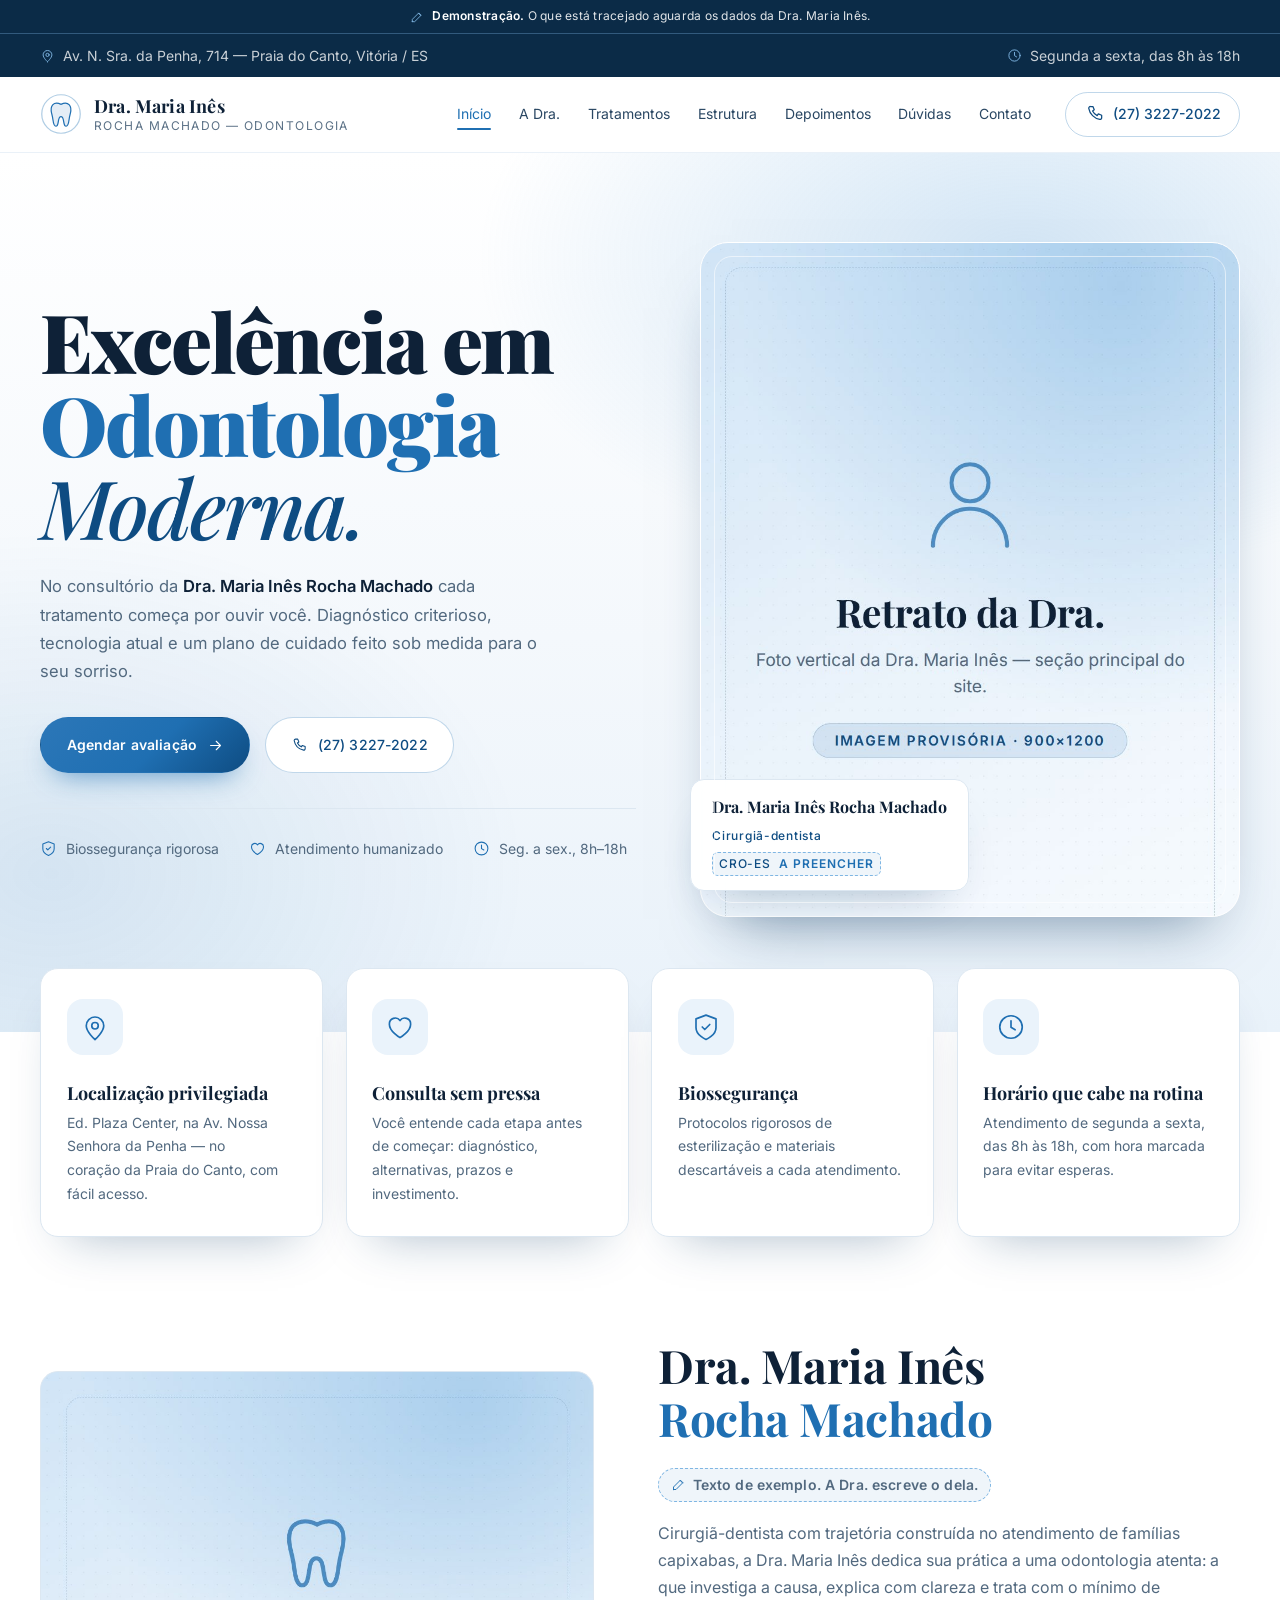
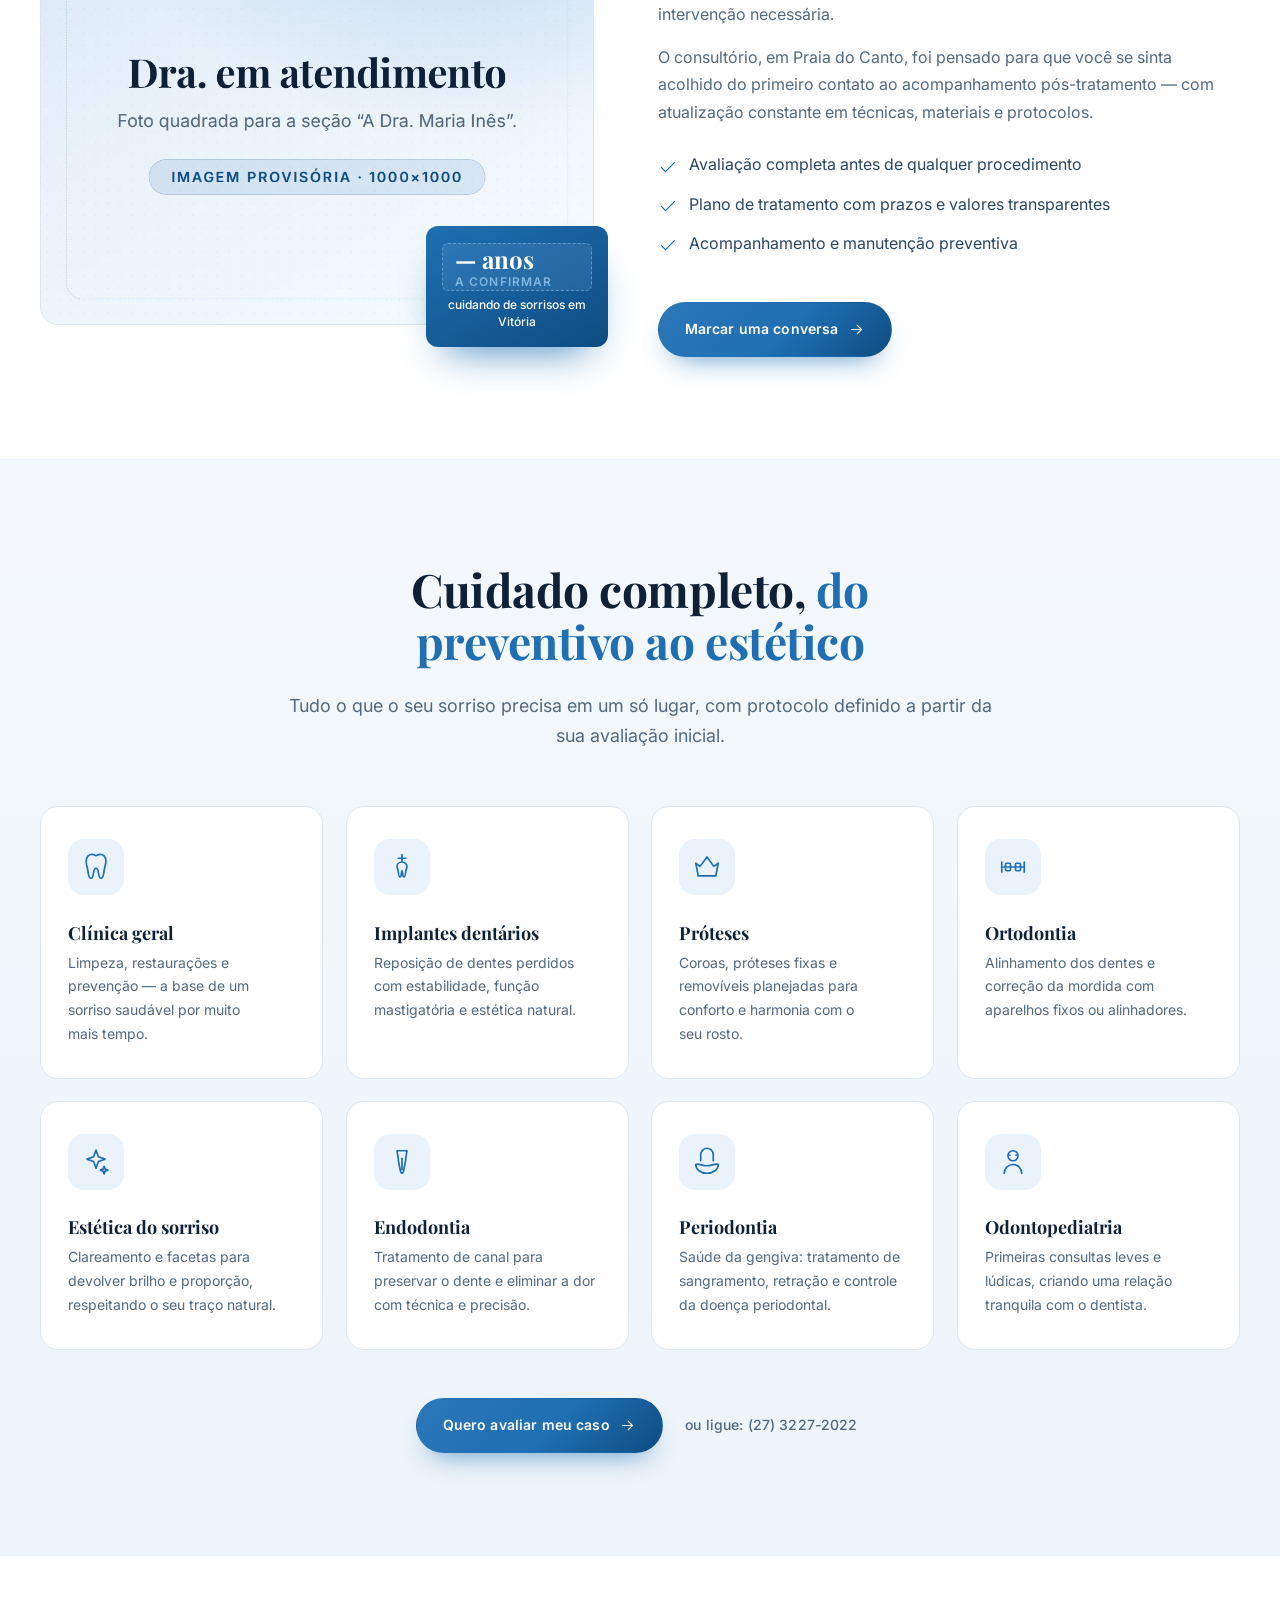
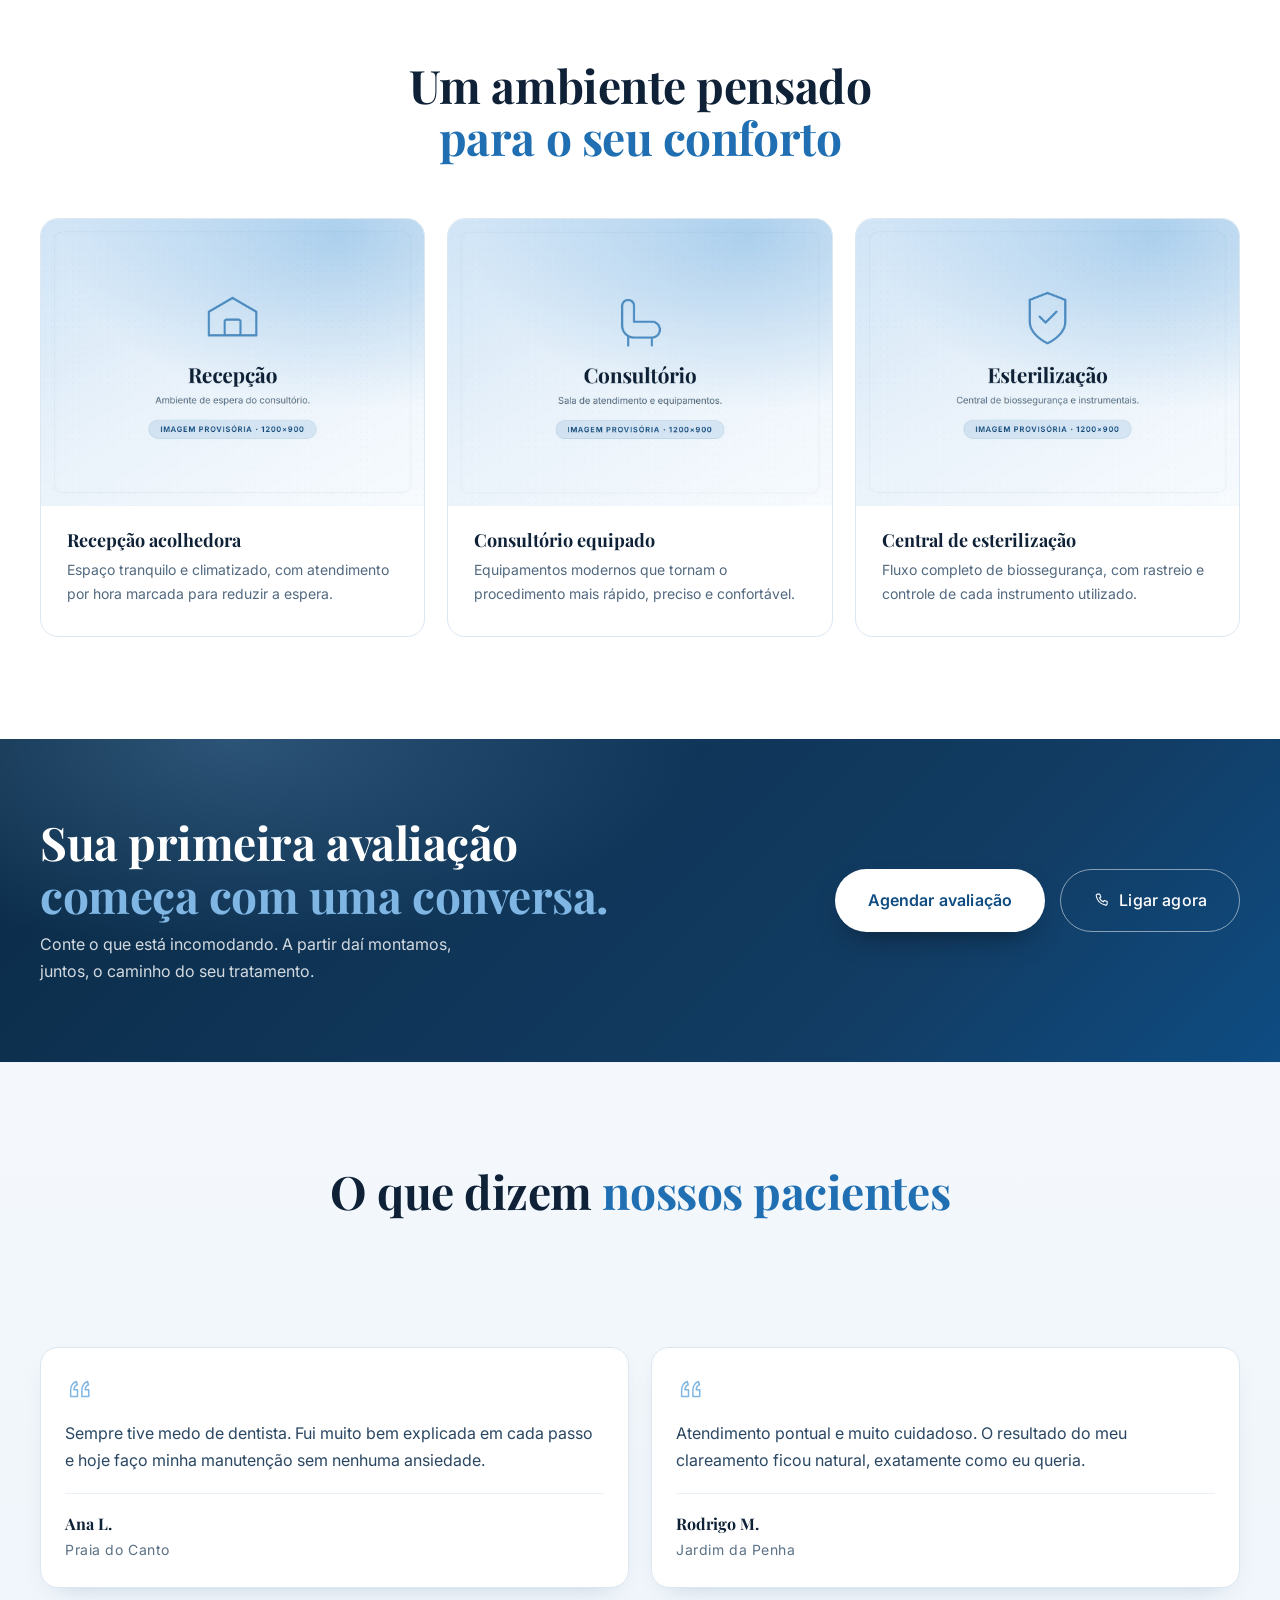
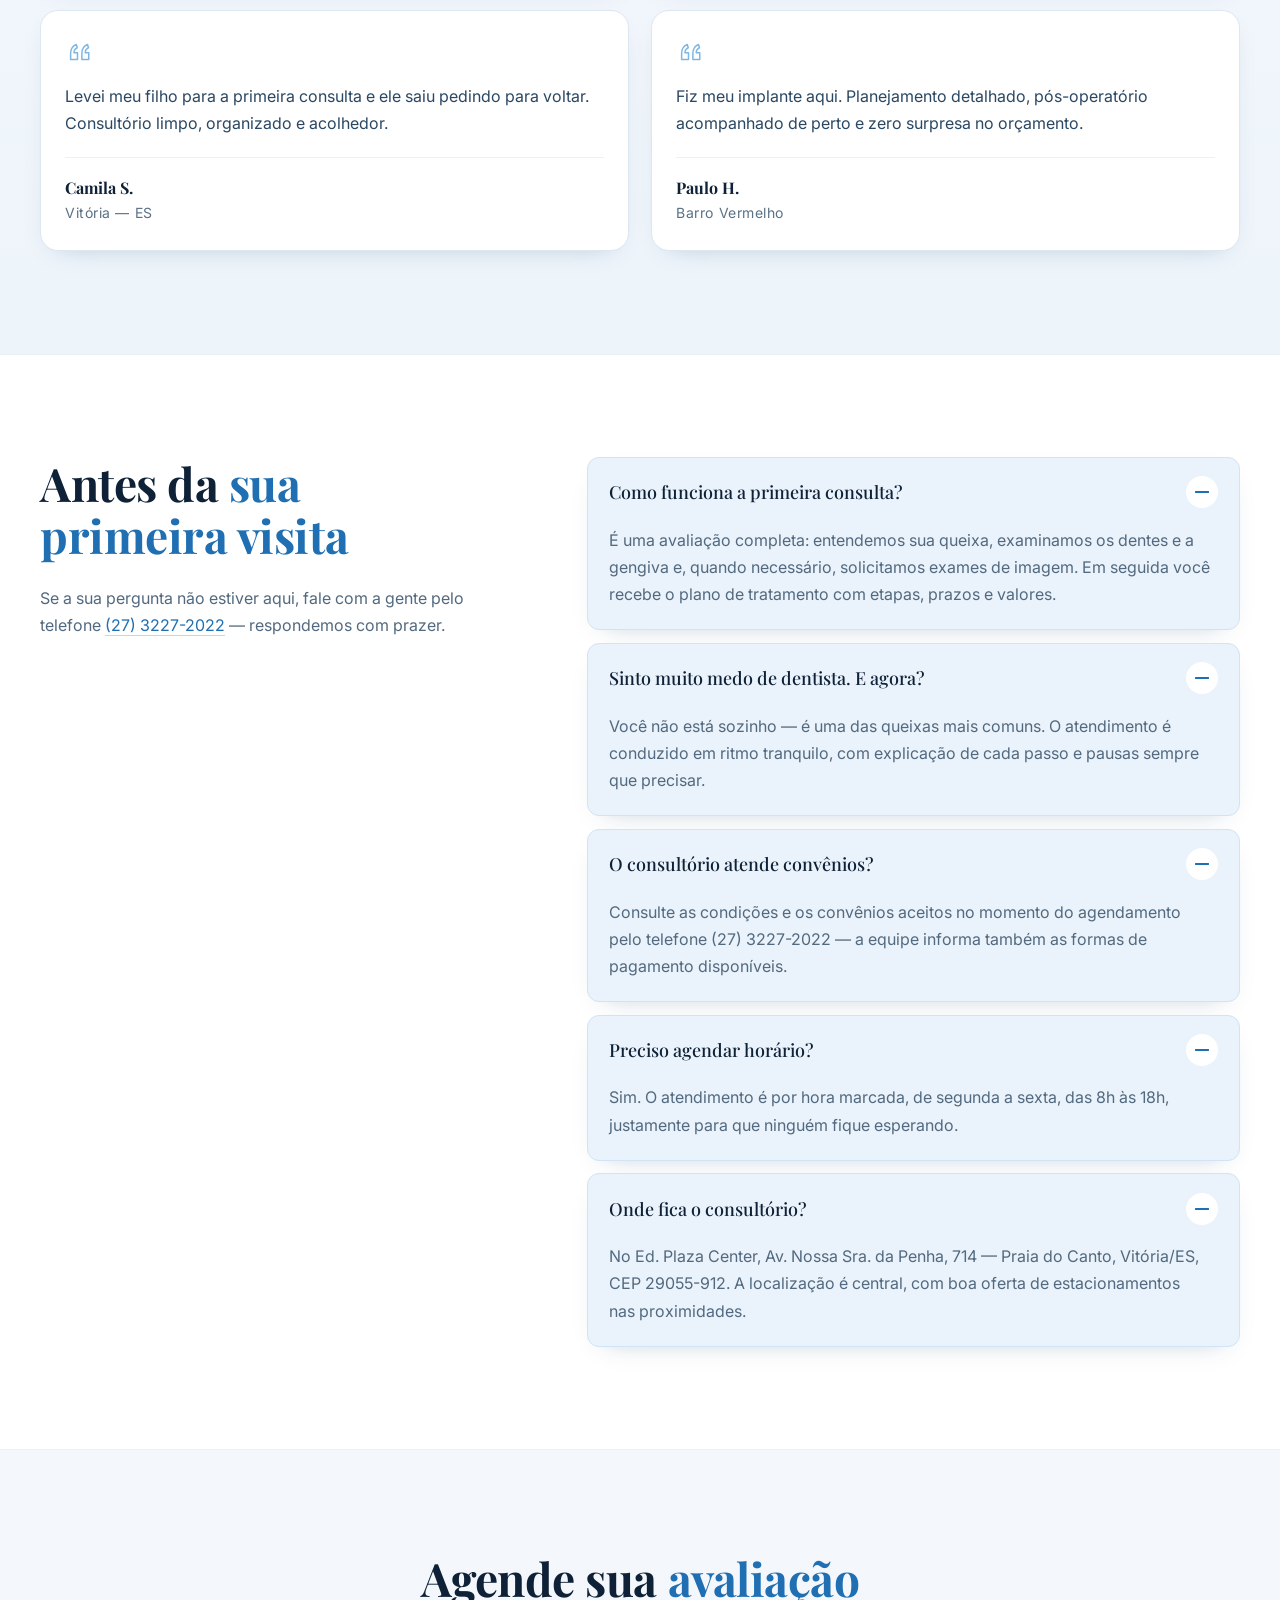
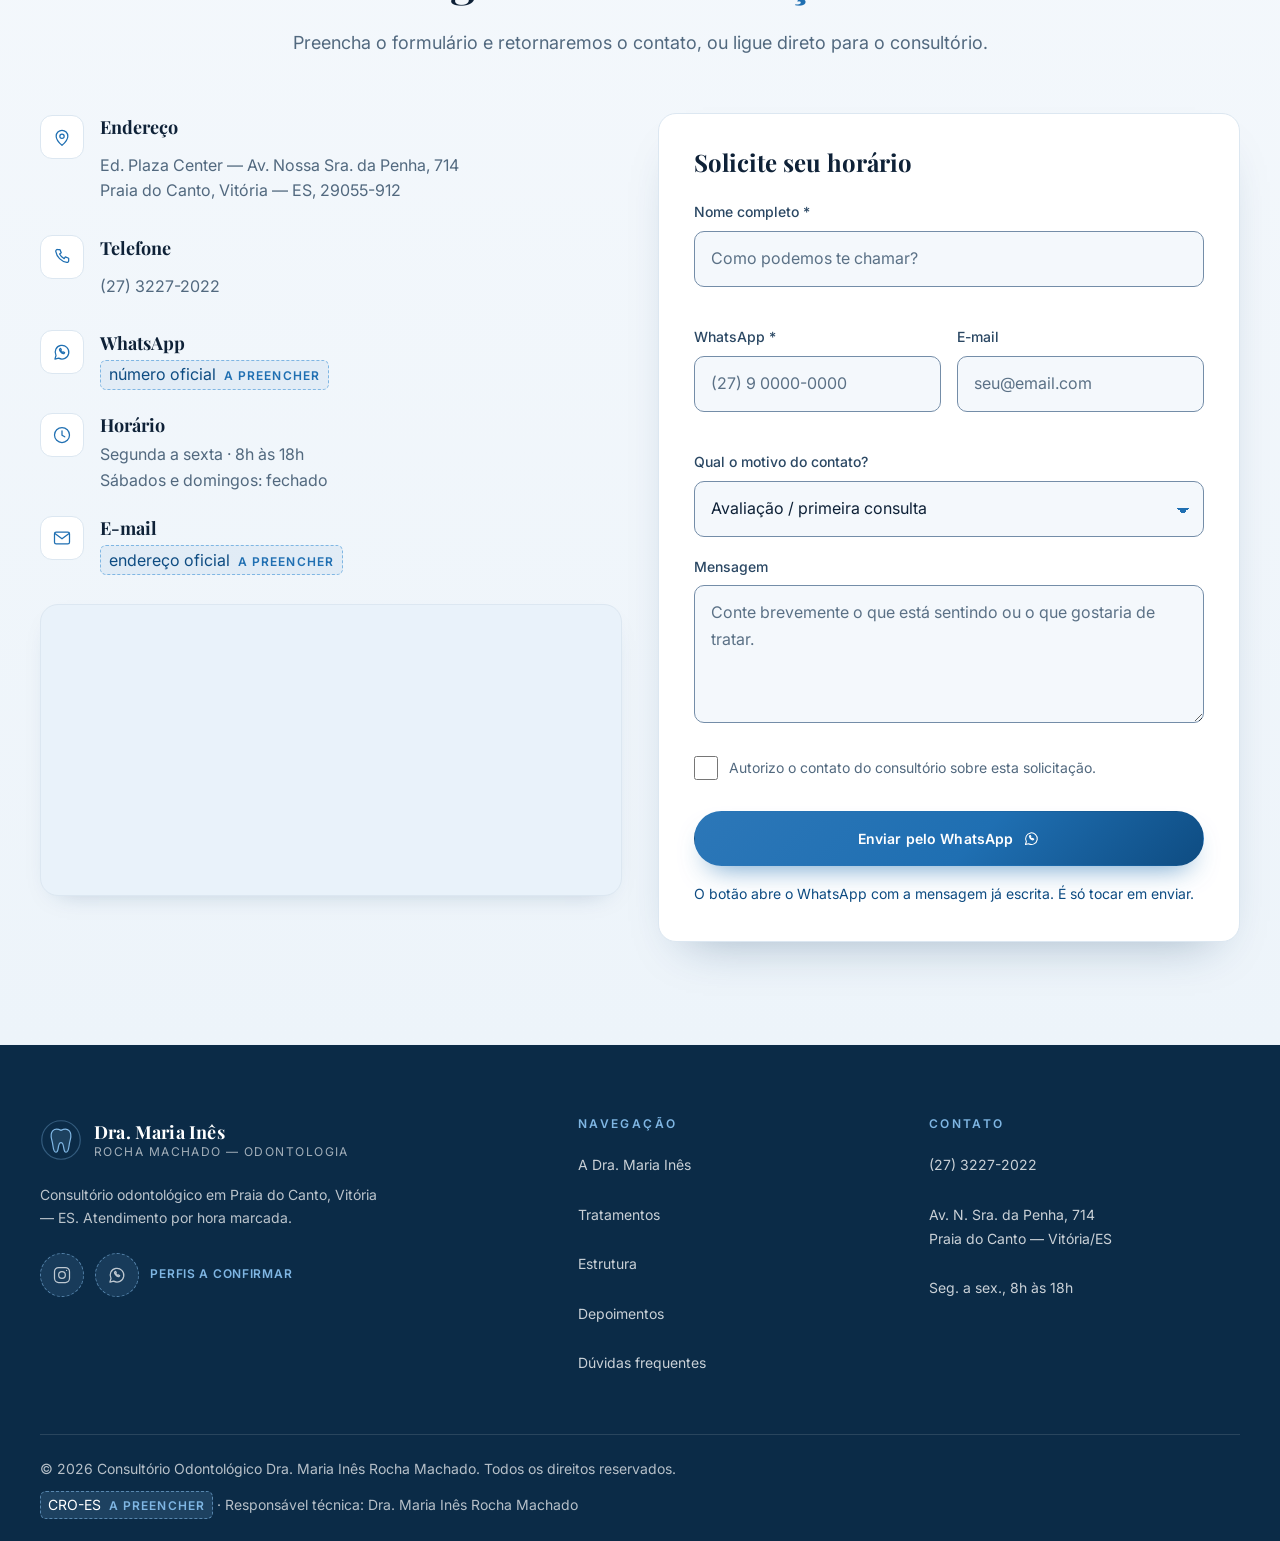
<file: index.html>
<!DOCTYPE html>
<html lang="pt-BR">
<head>
<meta charset="utf-8">
<meta name="viewport" content="width=device-width, initial-scale=1, viewport-fit=cover">
<title>Consultório Odontológico Dra. Maria Inês Rocha Machado | Praia do Canto, Vitória - ES</title>
<meta name="description" content="Consultório odontológico da Dra. Maria Inês Rocha Machado em Praia do Canto, Vitória - ES. Clínica geral, implantes, ortodontia, estética do sorriso e próteses. Agende sua avaliação: (27) 3227-2022.">
<meta name="theme-color" content="#0B2B47">

<!-- ANTES DE PUBLICAR: definir o domínio real e então
     1) acrescentar <link rel="canonical" href="https://DOMINIO/">
     2) acrescentar <meta property="og:url" content="https://DOMINIO/">
     3) trocar og:image pela URL ABSOLUTA https://DOMINIO/assets/og-capa.jpg
     Sem URL absoluta, a prévia do link sai em branco no WhatsApp. -->

<!-- Open Graph -->
<meta property="og:type" content="website">
<meta property="og:title" content="Consultório Odontológico Dra. Maria Inês Rocha Machado">
<meta property="og:description" content="Odontologia moderna e atendimento humanizado em Praia do Canto, Vitória - ES.">
<meta property="og:image" content="assets/og-capa.jpg">
<meta property="og:locale" content="pt_BR">

<link rel="icon" href="data:image/svg+xml,<svg xmlns='http://www.w3.org/2000/svg' viewBox='0 0 100 100'><text y='.9em' font-size='90'>🦷</text></svg>">

<link rel="preconnect" href="https://fonts.googleapis.com">
<link rel="preconnect" href="https://fonts.gstatic.com" crossorigin>
<link href="https://fonts.googleapis.com/css2?family=Inter:wght@300;400;500;600&family=Playfair+Display:ital,wght@0,500;0,700;0,900;1,500&display=swap" rel="stylesheet">

<link rel="stylesheet" href="css/styles.css">

<!-- Marca o <html> antes da primeira pintura: .js sempre; .anim só quando o visitante
     não pediu menos movimento e a URL não traz ?estatico (útil para capturas de página inteira).
     Sem esta linha, ou sem js/main.js, nada começa escondido. -->
<script>(function(d){var c=' js';try{if(!/[?&]estatico\b/.test(location.search)&&!matchMedia('(prefers-reduced-motion: reduce)').matches&&'IntersectionObserver' in window)c+=' anim'}catch(e){}d.className+=c})(document.documentElement)</script>

<!-- Dados estruturados para o Google (SEO local).
     Só contém o que foi verificado no Google Maps. Não acrescentar geo, priceRange
     ou aggregateRating sem dado real: marcação falsa é penalizada e, aqui, seria invenção. -->
<script type="application/ld+json">
{
  "@context": "https://schema.org",
  "@type": "Dentist",
  "name": "Consultório Odontológico Dra. Maria Inês Rocha Machado",
  "image": "assets/og-capa.jpg",
  "telephone": "+55-27-3227-2022",
  "address": {
    "@type": "PostalAddress",
    "streetAddress": "Av. Nossa Sra. da Penha, 714 - Ed. Plaza Center",
    "addressLocality": "Vitória",
    "addressRegion": "ES",
    "postalCode": "29055-912",
    "addressCountry": "BR"
  },
  "areaServed": "Vitória, ES",
  "openingHoursSpecification": [{
    "@type": "OpeningHoursSpecification",
    "dayOfWeek": ["Monday","Tuesday","Wednesday","Thursday","Friday"],
    "opens": "08:00",
    "closes": "18:00"
  }]
}
</script>
</head>
<body>

<!-- ============ SPRITE DE ÍCONES ============ -->
<svg class="sprite" aria-hidden="true" focusable="false" xmlns="http://www.w3.org/2000/svg">
  <symbol id="i-tooth" viewBox="0 0 24 24"><path d="M12 3c2.2-1.2 5-1.3 6.6.3 1.7 1.8 1.5 4.6.9 7.1-.5 2-.8 3-1.1 5.3-.3 2.3-.7 5.3-2.4 5.3-1.5 0-1.7-2.2-2-4.2-.3-2-.6-3.8-2-3.8s-1.7 1.8-2 3.8c-.3 2-.5 4.2-2 4.2-1.7 0-2.1-3-2.4-5.3-.3-2.3-.6-3.3-1.1-5.3C4 7.9 3.8 5.1 5.5 3.3 7.1 1.7 9.8 1.8 12 3Z"/></symbol>
  <symbol id="i-implant" viewBox="0 0 24 24"><path d="M12 2v6M9 5h6M12 8c-2.2 0-4 1.6-4 3.6 0 1.4.7 2 .9 3.3.2 1.3.4 5.1 1.5 5.1.9 0 .9-1.6 1.1-3 .2-1.3.3-2.1.5-2.1s.3.8.5 2.1c.2 1.4.2 3 1.1 3 1.1 0 1.3-3.8 1.5-5.1.2-1.3.9-1.9.9-3.3 0-2-1.8-3.6-4-3.6Z"/></symbol>
  <symbol id="i-crown" viewBox="0 0 24 24"><path d="M3 9l3.5 2.5L12 4l5.5 7.5L21 9l-2 10H5L3 9Z"/><path d="M5 19h14"/></symbol>
  <symbol id="i-braces" viewBox="0 0 24 24"><path d="M3 8v8M21 8v8M3 12h18"/><rect x="6" y="9" width="4" height="6" rx="1"/><rect x="14" y="9" width="4" height="6" rx="1"/></symbol>
  <symbol id="i-sparkle" viewBox="0 0 24 24"><path d="M12 2.5l1.9 5.3 5.3 1.9-5.3 1.9L12 17l-1.9-5.4-5.3-1.9 5.3-1.9L12 2.5Z"/><path d="M18.5 15.5l.8 2.2 2.2.8-2.2.8-.8 2.2-.8-2.2-2.2-.8 2.2-.8.8-2.2Z"/></symbol>
  <symbol id="i-root" viewBox="0 0 24 24"><path d="M8 3h8l-1 6c0 3-1 6-1.5 9-.2 1.3-.5 3-1.5 3s-1.3-1.7-1.5-3C10 15 9 12 9 9L8 3Z"/><path d="M12 9v9"/></symbol>
  <symbol id="i-gum" viewBox="0 0 24 24"><path d="M3 14c3-1 5 1 9 1s6-2 9-1c0 4-4 7-9 7s-9-3-9-7Z"/><path d="M7 11V6a5 5 0 0 1 10 0v5"/></symbol>
  <symbol id="i-child" viewBox="0 0 24 24"><circle cx="12" cy="7" r="4"/><path d="M5 21c0-3.9 3.1-7 7-7s7 3.1 7 7"/><path d="M9.5 6.5h.01M14.5 6.5h.01"/></symbol>
  <symbol id="i-pin" viewBox="0 0 24 24"><path d="M12 22s7-6.1 7-11a7 7 0 1 0-14 0c0 4.9 7 11 7 11Z"/><circle cx="12" cy="11" r="2.6"/></symbol>
  <symbol id="i-clock" viewBox="0 0 24 24"><circle cx="12" cy="12" r="9"/><path d="M12 7v5.2l3.3 2"/></symbol>
  <symbol id="i-phone" viewBox="0 0 24 24"><path d="M6.5 3h3l1.6 4-2 1.4a12 12 0 0 0 5.5 5.5l1.4-2 4 1.6v3a2 2 0 0 1-2.2 2A16.5 16.5 0 0 1 4.5 5.2 2 2 0 0 1 6.5 3Z"/></symbol>
  <symbol id="i-shield" viewBox="0 0 24 24"><path d="M12 22s8-3.4 8-9.5V5.5L12 2.5 4 5.5V12.5C4 18.6 12 22 12 22Z"/><path d="M9 12l2 2 4-4"/></symbol>
  <symbol id="i-heart" viewBox="0 0 24 24"><path d="M12 20.5S3.5 15.6 3.5 9.7A4.7 4.7 0 0 1 12 6.8a4.7 4.7 0 0 1 8.5 2.9c0 5.9-8.5 10.8-8.5 10.8Z"/></symbol>
  <symbol id="i-check" viewBox="0 0 24 24"><path pathLength="1" d="M4 12.5l5 5L20 6.5"/></symbol>
  <symbol id="i-arrow" viewBox="0 0 24 24"><path d="M5 12h14M13 6l6 6-6 6"/></symbol>
  <symbol id="i-up" viewBox="0 0 24 24"><path d="M12 19V5M6 11l6-6 6 6"/></symbol>
  <symbol id="i-mail" viewBox="0 0 24 24"><rect x="3" y="5" width="18" height="14" rx="2"/><path d="M3.5 6.5 12 13l8.5-6.5"/></symbol>
  <symbol id="i-wpp" viewBox="0 0 24 24"><path d="M3.5 20.5l1.3-4.3A8.2 8.2 0 1 1 8 19.4l-4.5 1.1Z"/><path d="M9 9.2c.2 1.4 2.2 4 3.9 4.6.6.2 1.3.3 1.7-.2l.6-.8-2-1-.6.7c-1-.5-1.8-1.3-2.2-2.3l.8-.5-.8-2-.9.4c-.5.3-.6.7-.5 1.1Z"/></symbol>
  <symbol id="i-insta" viewBox="0 0 24 24"><rect x="3" y="3" width="18" height="18" rx="5"/><circle cx="12" cy="12" r="4"/><path d="M17.5 6.5h.01"/></symbol>
  <symbol id="i-menu" viewBox="0 0 24 24"><path d="M4 7h16M4 12h16M4 17h16"/></symbol>
  <symbol id="i-close" viewBox="0 0 24 24"><path d="M6 6l12 12M18 6L6 18"/></symbol>
  <symbol id="i-quote" viewBox="0 0 24 24"><path d="M9 6c-3 1.2-4.5 3.6-4.5 7.2V18H10v-5.4H7.2c0-2 .8-3.3 2.6-4L9 6Zm9 0c-3 1.2-4.5 3.6-4.5 7.2V18H19v-5.4h-2.8c0-2 .8-3.3 2.6-4L18 6Z"/></symbol>
  <symbol id="i-edit" viewBox="0 0 24 24"><path d="M4 20h4L19 9l-4-4L4 16v4Z"/><path d="M14.5 5.5 18.5 9.5"/></symbol>
</svg>

<a class="skip" href="#inicio">Pular para o conteúdo</a>

<!-- ============ FAIXA DE DEMONSTRAÇÃO ============
     Presente em todos os quadros do vídeo de apresentação.
     REMOVER quando o site for publicado com os dados reais. -->
<div class="demo-bar" role="note">
  <svg class="ico" aria-hidden="true"><use href="#i-edit"></use></svg>
  <span><b>Demonstração.</b> O que está tracejado aguarda os dados da Dra. Maria Inês.</span>
</div>

<!-- ============ TOPO ============ -->
<div class="topbar">
  <div class="wrap topbar__in">
    <span><svg class="ico" aria-hidden="true"><use href="#i-pin"></use></svg> Av. N. Sra. da Penha, 714 — Praia do Canto, Vitória&nbsp;/&nbsp;ES</span>
    <span class="topbar__hours"><svg class="ico" aria-hidden="true"><use href="#i-clock"></use></svg> Segunda a sexta, das 8h às 18h</span>
  </div>
</div>

<header class="header" id="header">
  <div class="wrap header__in">
    <a class="brand" href="#inicio" aria-label="Página inicial">
      <span class="brand__mark" aria-hidden="true">
        <svg viewBox="0 0 48 48"><circle pathLength="1" cx="24" cy="24" r="22"/><path pathLength="1" d="M24 13c3.3-1.7 7.3-1.8 9.5.5 2.3 2.5 2 6.4 1.2 9.8-.7 2.8-1.1 4.2-1.5 7.3-.4 3.2-1 7.4-3.4 7.4-2.1 0-2.4-3-2.8-5.8-.4-2.8-.8-5.3-3-5.3s-2.6 2.5-3 5.3c-.4 2.8-.7 5.8-2.8 5.8-2.4 0-3-4.2-3.4-7.4-.4-3.1-.8-4.5-1.5-7.3-.8-3.4-1.1-7.3 1.2-9.8 2.2-2.3 6.2-2.2 9.5-.5Z"/></svg>
      </span>
      <span class="brand__txt">
        <strong>Dra. Maria Inês</strong>
        <em>Rocha Machado — Odontologia</em>
      </span>
    </a>

    <nav class="nav" id="nav" aria-label="Navegação principal">
      <a href="#inicio">Início</a>
      <a href="#sobre">A&nbsp;Dra.</a>
      <a href="#tratamentos">Tratamentos</a>
      <a href="#estrutura">Estrutura</a>
      <a href="#depoimentos">Depoimentos</a>
      <a href="#duvidas">Dúvidas</a>
      <a href="#contato">Contato</a>
      <a class="btn btn--accent nav__cta" href="#contato">Agendar avaliação</a>
    </nav>

    <a class="header__tel" href="tel:+552732272022">
      <svg class="ico" aria-hidden="true"><use href="#i-phone"></use></svg>
      <span>(27) 3227-2022</span>
    </a>

    <button class="burger" id="burger" aria-expanded="false" aria-controls="nav" aria-label="Abrir menu">
      <svg class="ico ico--menu" aria-hidden="true"><use href="#i-menu"></use></svg>
      <svg class="ico ico--close" aria-hidden="true"><use href="#i-close"></use></svg>
    </button>
  </div>
  <span class="header__progress" aria-hidden="true"></span>
</header>

<main>

<!-- ============ HERO ============ -->
<section class="hero" id="inicio">
  <div class="wrap hero__in">
    <div class="hero__copy">
      <h1 class="hero__title">
        <span class="line"><span>Excelência em</span></span>
        <span class="line"><span class="accent">Odontologia</span></span>
        <span class="line"><span class="serif-i">Moderna.</span></span>
      </h1>
      <p class="hero__lead">
        No consultório da <strong>Dra. Maria Inês Rocha Machado</strong> cada tratamento começa por ouvir você.
        Diagnóstico criterioso, tecnologia atual e um plano de cuidado feito sob medida para o seu sorriso.
      </p>
      <div class="hero__cta">
        <a class="btn btn--accent" href="#contato">Agendar avaliação <svg class="ico" aria-hidden="true"><use href="#i-arrow"></use></svg></a>
        <a class="btn btn--ghost" href="tel:+552732272022"><svg class="ico" aria-hidden="true"><use href="#i-phone"></use></svg> (27) 3227-2022</a>
      </div>
      <ul class="hero__facts">
        <li><svg class="ico" aria-hidden="true"><use href="#i-shield"></use></svg> Biossegurança rigorosa</li>
        <li><svg class="ico" aria-hidden="true"><use href="#i-heart"></use></svg> Atendimento humanizado</li>
        <li><svg class="ico" aria-hidden="true"><use href="#i-clock"></use></svg> Seg. a sex., 8h–18h</li>
      </ul>
    </div>

    <!-- Placeholder rotulado. Trocar assets/dra-maria-ines.jpg pela foto oficial (retrato vertical, ~900x1200).
         Enquanto não houver foto real, nenhuma pessoa pode ocupar este lugar. -->
    <figure class="hero__photo">
      <div class="hero__photo-img"></div>
      <figcaption class="hero__badge">
        <strong>Dra. Maria Inês Rocha Machado</strong>
        <span>Cirurgiã-dentista</span>
        <span class="slot" data-falta="a preencher">CRO-ES</span>
      </figcaption>
    </figure>
  </div>
</section>

<!-- ============ DIFERENCIAIS ============ -->
<section class="strip" aria-labelledby="tit-diferenciais">
  <h2 class="sr-only" id="tit-diferenciais">Diferenciais do consultório</h2>
  <div class="wrap grid grid--4">
    <article class="card card--mini">
      <svg class="ico ico--lg" aria-hidden="true"><use href="#i-pin"></use></svg>
      <h3>Localização privilegiada</h3>
      <p>Ed. Plaza Center, na Av. Nossa Senhora da Penha — no coração da Praia do Canto, com fácil acesso.</p>
    </article>
    <article class="card card--mini">
      <svg class="ico ico--lg" aria-hidden="true"><use href="#i-heart"></use></svg>
      <h3>Consulta sem pressa</h3>
      <p>Você entende cada etapa antes de começar: diagnóstico, alternativas, prazos e investimento.</p>
    </article>
    <article class="card card--mini">
      <svg class="ico ico--lg" aria-hidden="true"><use href="#i-shield"></use></svg>
      <h3>Biossegurança</h3>
      <p>Protocolos rigorosos de esterilização e materiais descartáveis a cada atendimento.</p>
    </article>
    <article class="card card--mini">
      <svg class="ico ico--lg" aria-hidden="true"><use href="#i-clock"></use></svg>
      <h3>Horário que cabe na rotina</h3>
      <p>Atendimento de segunda a sexta, das 8h às 18h, com hora marcada para evitar esperas.</p>
    </article>
  </div>
</section>

<!-- ============ SOBRE ============ -->
<section class="section" id="sobre">
  <div class="wrap split">
    <figure class="split__media">
      <div class="frame frame--about"></div>
      <div class="stat">
        <strong class="slot slot--dark" data-falta="a confirmar">— anos</strong>
        <span>cuidando de sorrisos em Vitória</span>
      </div>
    </figure>
    <div class="split__copy">
      <h2>Dra. Maria Inês <span class="accent">Rocha Machado</span></h2>
      <p class="demo-note"><svg class="ico" aria-hidden="true"><use href="#i-edit"></use></svg> Texto de exemplo. A Dra. escreve o dela.</p>
      <p>
        Cirurgiã-dentista com trajetória construída no atendimento de famílias capixabas, a Dra. Maria Inês
        dedica sua prática a uma odontologia atenta: a que investiga a causa, explica com clareza e trata
        com o mínimo de intervenção necessária.
      </p>
      <p>
        O consultório, em Praia do Canto, foi pensado para que você se sinta acolhido do primeiro contato
        ao acompanhamento pós-tratamento — com atualização constante em técnicas, materiais e protocolos.
      </p>
      <ul class="checks">
        <li><svg class="ico" aria-hidden="true"><use href="#i-check"></use></svg> Avaliação completa antes de qualquer procedimento</li>
        <li><svg class="ico" aria-hidden="true"><use href="#i-check"></use></svg> Plano de tratamento com prazos e valores transparentes</li>
        <li><svg class="ico" aria-hidden="true"><use href="#i-check"></use></svg> Acompanhamento e manutenção preventiva</li>
      </ul>
      <a class="btn btn--accent" href="#contato">Marcar uma conversa <svg class="ico" aria-hidden="true"><use href="#i-arrow"></use></svg></a>
    </div>
  </div>
</section>

<!-- ============ TRATAMENTOS ============ -->
<section class="section section--alt" id="tratamentos">
  <div class="wrap">
    <header class="head">
      <h2>Cuidado completo, <span class="accent">do preventivo ao estético</span></h2>
      <p class="head__lead">Tudo o que o seu sorriso precisa em um só lugar, com protocolo definido a partir da sua avaliação inicial.</p>
    </header>

    <div class="grid grid--4 services">
      <article class="card card--svc"><svg class="ico ico--lg" aria-hidden="true"><use href="#i-tooth"></use></svg>
        <h3>Clínica geral</h3><p>Limpeza, restaurações e prevenção — a base de um sorriso saudável por muito mais tempo.</p></article>
      <article class="card card--svc"><svg class="ico ico--lg" aria-hidden="true"><use href="#i-implant"></use></svg>
        <h3>Implantes dentários</h3><p>Reposição de dentes perdidos com estabilidade, função mastigatória e estética natural.</p></article>
      <article class="card card--svc"><svg class="ico ico--lg" aria-hidden="true"><use href="#i-crown"></use></svg>
        <h3>Próteses</h3><p>Coroas, próteses fixas e removíveis planejadas para conforto e harmonia com o seu rosto.</p></article>
      <article class="card card--svc"><svg class="ico ico--lg" aria-hidden="true"><use href="#i-braces"></use></svg>
        <h3>Ortodontia</h3><p>Alinhamento dos dentes e correção da mordida com aparelhos fixos ou alinhadores.</p></article>
      <article class="card card--svc"><svg class="ico ico--lg" aria-hidden="true"><use href="#i-sparkle"></use></svg>
        <h3>Estética do sorriso</h3><p>Clareamento e facetas para devolver brilho e proporção, respeitando o seu traço natural.</p></article>
      <article class="card card--svc"><svg class="ico ico--lg" aria-hidden="true"><use href="#i-root"></use></svg>
        <h3>Endodontia</h3><p>Tratamento de canal para preservar o dente e eliminar a dor com técnica e precisão.</p></article>
      <article class="card card--svc"><svg class="ico ico--lg" aria-hidden="true"><use href="#i-gum"></use></svg>
        <h3>Periodontia</h3><p>Saúde da gengiva: tratamento de sangramento, retração e controle da doença periodontal.</p></article>
      <article class="card card--svc"><svg class="ico ico--lg" aria-hidden="true"><use href="#i-child"></use></svg>
        <h3>Odontopediatria</h3><p>Primeiras consultas leves e lúdicas, criando uma relação tranquila com o dentista.</p></article>
    </div>

    <div class="head__after">
      <a class="btn btn--accent" href="#contato">Quero avaliar meu caso <svg class="ico" aria-hidden="true"><use href="#i-arrow"></use></svg></a>
      <a class="btn btn--link" href="tel:+552732272022">ou ligue: (27) 3227-2022</a>
    </div>
  </div>
</section>

<!-- ============ ESTRUTURA ============ -->
<!-- Placeholders rotulados. Substituir por fotos reais: assets/estrutura-1.jpg, -2, -3 (formato 4:3) -->
<section class="section" id="estrutura">
  <div class="wrap">
    <header class="head">
      <h2>Um ambiente pensado <span class="accent">para o seu conforto</span></h2>
    </header>
    <div class="grid grid--3">
      <article class="card card--photo">
        <div class="frame frame--s1"></div>
        <div class="card__body"><h3>Recepção acolhedora</h3><p>Espaço tranquilo e climatizado, com atendimento por hora marcada para reduzir a espera.</p></div>
      </article>
      <article class="card card--photo">
        <div class="frame frame--s2"></div>
        <div class="card__body"><h3>Consultório equipado</h3><p>Equipamentos modernos que tornam o procedimento mais rápido, preciso e confortável.</p></div>
      </article>
      <article class="card card--photo">
        <div class="frame frame--s3"></div>
        <div class="card__body"><h3>Central de esterilização</h3><p>Fluxo completo de biossegurança, com rastreio e controle de cada instrumento utilizado.</p></div>
      </article>
    </div>
  </div>
</section>

<!-- ============ FAIXA DE DESTAQUE ============ -->
<section class="band">
  <div class="wrap band__in">
    <div>
      <h2>Sua primeira avaliação<br><span class="accent">começa com uma conversa.</span></h2>
      <p>Conte o que está incomodando. A partir daí montamos, juntos, o caminho do seu tratamento.</p>
    </div>
    <div class="band__cta">
      <a class="btn btn--accent btn--lg" href="#contato">Agendar avaliação</a>
      <a class="btn btn--ghost btn--lg" href="tel:+552732272022"><svg class="ico" aria-hidden="true"><use href="#i-phone"></use></svg> Ligar agora</a>
    </div>
  </div>
</section>

<!-- ============ DEPOIMENTOS ============ -->
<section class="section section--alt" id="depoimentos">
  <div class="wrap">
    <header class="head">
      <h2>O que dizem <span class="accent">nossos pacientes</span></h2>
      <p class="demo-note"><svg class="ico" aria-hidden="true"><use href="#i-edit"></use></svg> Exemplo de layout. Trocar pelas avaliações reais do Google.</p>
    </header>

    <ul class="quotes">
      <li class="quote">
        <div class="quote__card">
          <svg class="ico ico--lg" aria-hidden="true"><use href="#i-quote"></use></svg>
          <p>Sempre tive medo de dentista. Fui muito bem explicada em cada passo e hoje faço minha manutenção sem nenhuma ansiedade.</p>
          <footer><strong>Ana&nbsp;L.</strong><span>Praia do Canto</span></footer>
        </div>
      </li>
      <li class="quote">
        <div class="quote__card">
          <svg class="ico ico--lg" aria-hidden="true"><use href="#i-quote"></use></svg>
          <p>Atendimento pontual e muito cuidadoso. O resultado do meu clareamento ficou natural, exatamente como eu queria.</p>
          <footer><strong>Rodrigo&nbsp;M.</strong><span>Jardim da Penha</span></footer>
        </div>
      </li>
      <li class="quote">
        <div class="quote__card">
          <svg class="ico ico--lg" aria-hidden="true"><use href="#i-quote"></use></svg>
          <p>Levei meu filho para a primeira consulta e ele saiu pedindo para voltar. Consultório limpo, organizado e acolhedor.</p>
          <footer><strong>Camila&nbsp;S.</strong><span>Vitória — ES</span></footer>
        </div>
      </li>
      <li class="quote">
        <div class="quote__card">
          <svg class="ico ico--lg" aria-hidden="true"><use href="#i-quote"></use></svg>
          <p>Fiz meu implante aqui. Planejamento detalhado, pós-operatório acompanhado de perto e zero surpresa no orçamento.</p>
          <footer><strong>Paulo&nbsp;H.</strong><span>Barro Vermelho</span></footer>
        </div>
      </li>
    </ul>
  </div>
</section>

<!-- ============ DÚVIDAS ============ -->
<!-- Conferir respostas com o consultório (convênios, formas de pagamento e estacionamento). -->
<section class="section" id="duvidas">
  <div class="wrap split split--faq">
    <div class="split__copy">
      <h2>Antes da <span class="accent">sua primeira visita</span></h2>
      <p>Se a sua pergunta não estiver aqui, fale com a gente pelo telefone <a class="ln" href="tel:+552732272022">(27) 3227-2022</a> — respondemos com prazer.</p>
    </div>
    <div class="faq">
      <details open><summary>Como funciona a primeira consulta?<span></span></summary>
        <p>É uma avaliação completa: entendemos sua queixa, examinamos os dentes e a gengiva e, quando necessário, solicitamos exames de imagem. Em seguida você recebe o plano de tratamento com etapas, prazos e valores.</p></details>
      <details open><summary>Sinto muito medo de dentista. E agora?<span></span></summary>
        <p>Você não está sozinho — é uma das queixas mais comuns. O atendimento é conduzido em ritmo tranquilo, com explicação de cada passo e pausas sempre que precisar.</p></details>
      <details open><summary>O consultório atende convênios?<span></span></summary>
        <p>Consulte as condições e os convênios aceitos no momento do agendamento pelo telefone (27) 3227-2022 — a equipe informa também as formas de pagamento disponíveis.</p></details>
      <details open><summary>Preciso agendar horário?<span></span></summary>
        <p>Sim. O atendimento é por hora marcada, de segunda a sexta, das 8h às 18h, justamente para que ninguém fique esperando.</p></details>
      <details open><summary>Onde fica o consultório?<span></span></summary>
        <p>No Ed. Plaza Center, Av. Nossa Sra. da Penha, 714 — Praia do Canto, Vitória/ES, CEP 29055-912. A localização é central, com boa oferta de estacionamentos nas proximidades.</p></details>
    </div>
  </div>
</section>

<!-- ============ CONTATO ============ -->
<section class="section section--alt" id="contato">
  <div class="wrap">
    <header class="head">
      <h2>Agende sua <span class="accent">avaliação</span></h2>
      <p class="head__lead">Preencha o formulário e retornaremos o contato, ou ligue direto para o consultório.</p>
    </header>

    <div class="contact">
      <div class="contact__info">
        <ul class="info">
          <li><svg class="ico" aria-hidden="true"><use href="#i-pin"></use></svg>
            <div><strong>Endereço</strong>
              <a href="https://www.google.com/maps/search/?api=1&query=Av.+Nossa+Sra.+da+Penha,+714+-+Praia+do+Canto,+Vit%C3%B3ria+-+ES,+29055-912" target="_blank" rel="noopener">
                Ed. Plaza Center — Av. Nossa Sra. da Penha, 714<br>Praia do Canto, Vitória — ES, 29055-912</a>
            </div></li>
          <li><svg class="ico" aria-hidden="true"><use href="#i-phone"></use></svg>
            <div><strong>Telefone</strong><a href="tel:+552732272022">(27) 3227-2022</a></div></li>
          <li><svg class="ico" aria-hidden="true"><use href="#i-wpp"></use></svg>
            <div><strong>WhatsApp</strong><span class="slot" data-falta="a preencher">número oficial</span></div></li>
          <li><svg class="ico" aria-hidden="true"><use href="#i-clock"></use></svg>
            <div><strong>Horário</strong>Segunda a sexta · 8h às 18h<br>Sábados e domingos: fechado</div></li>
          <li><svg class="ico" aria-hidden="true"><use href="#i-mail"></use></svg>
            <div><strong>E-mail</strong><span class="slot" data-falta="a preencher">endereço oficial</span></div></li>
        </ul>

        <div class="map">
          <iframe
            title="Mapa — Consultório Odontológico Dra. Maria Inês Rocha Machado"
            src="https://www.google.com/maps?q=Av.%20Nossa%20Sra.%20da%20Penha%2C%20714%20-%20Praia%20do%20Canto%2C%20Vit%C3%B3ria%20-%20ES%2C%2029055-912&output=embed"
            loading="lazy" referrerpolicy="no-referrer-when-downgrade" allowfullscreen></iframe>
        </div>
      </div>

      <!-- Formulário sem back-end: monta a mensagem e abre o WhatsApp.
           Para enviar por e-mail, troque CONFIG.modoEnvio em js/main.js. -->
      <form class="form" id="form" novalidate>
        <h3>Solicite seu horário</h3>
        <div class="field">
          <label for="nome">Nome completo *</label>
          <input id="nome" name="nome" type="text" autocomplete="name" required
                 aria-describedby="err-nome" placeholder="Como podemos te chamar?">
          <small class="err" id="err-nome" data-err></small>
        </div>
        <div class="field field--2">
          <div>
            <label for="tel">WhatsApp *</label>
            <input id="tel" name="tel" type="tel" inputmode="tel" autocomplete="tel" required
                   aria-describedby="err-tel" placeholder="(27) 9 0000-0000">
            <small class="err" id="err-tel" data-err></small>
          </div>
          <div>
            <label for="email">E-mail</label>
            <input id="email" name="email" type="email" autocomplete="email"
                   aria-describedby="err-email" placeholder="seu@email.com">
            <small class="err" id="err-email" data-err></small>
          </div>
        </div>
        <div class="field">
          <label for="assunto">Qual o motivo do contato?</label>
          <select id="assunto" name="assunto">
            <option>Avaliação / primeira consulta</option>
            <option>Urgência / dor</option>
            <option>Limpeza e prevenção</option>
            <option>Implantes e próteses</option>
            <option>Ortodontia</option>
            <option>Estética do sorriso</option>
            <option>Outro assunto</option>
          </select>
        </div>
        <div class="field">
          <label for="msg">Mensagem</label>
          <textarea id="msg" name="msg" rows="4" placeholder="Conte brevemente o que está sentindo ou o que gostaria de tratar."></textarea>
        </div>
        <label class="check" for="lgpd">
          <input type="checkbox" id="lgpd" required aria-describedby="formNote">
          <span>Autorizo o contato do consultório sobre esta solicitação.</span>
        </label>
        <button class="btn btn--accent btn--block" type="submit">
          Enviar pelo WhatsApp <svg class="ico" aria-hidden="true"><use href="#i-wpp"></use></svg>
        </button>
        <p class="form__note" id="formNote" role="status" aria-live="polite">
          O botão abre o WhatsApp com a mensagem já escrita. É só tocar em enviar.
        </p>
      </form>
    </div>
  </div>
</section>

</main>

<!-- ============ RODAPÉ ============ -->
<footer class="footer">
  <div class="wrap footer__in">
    <div class="footer__brand">
      <a class="brand" href="#inicio">
        <span class="brand__mark" aria-hidden="true">
          <svg viewBox="0 0 48 48"><circle cx="24" cy="24" r="22"/><path d="M24 13c3.3-1.7 7.3-1.8 9.5.5 2.3 2.5 2 6.4 1.2 9.8-.7 2.8-1.1 4.2-1.5 7.3-.4 3.2-1 7.4-3.4 7.4-2.1 0-2.4-3-2.8-5.8-.4-2.8-.8-5.3-3-5.3s-2.6 2.5-3 5.3c-.4 2.8-.7 5.8-2.8 5.8-2.4 0-3-4.2-3.4-7.4-.4-3.1-.8-4.5-1.5-7.3-.8-3.4-1.1-7.3 1.2-9.8 2.2-2.3 6.2-2.2 9.5-.5Z"/></svg>
        </span>
        <span class="brand__txt"><strong>Dra. Maria Inês</strong><em>Rocha Machado — Odontologia</em></span>
      </a>
      <p>Consultório odontológico em Praia do Canto, Vitória — ES. Atendimento por hora marcada.</p>
      <div class="social">
        <span aria-hidden="true"><svg class="ico"><use href="#i-insta"></use></svg></span>
        <span aria-hidden="true"><svg class="ico"><use href="#i-wpp"></use></svg></span>
        <span class="social__note">Perfis a confirmar</span>
      </div>
    </div>
    <nav class="footer__nav" aria-label="Rodapé">
      <h4>Navegação</h4>
      <a href="#sobre">A Dra. Maria Inês</a>
      <a href="#tratamentos">Tratamentos</a>
      <a href="#estrutura">Estrutura</a>
      <a href="#depoimentos">Depoimentos</a>
      <a href="#duvidas">Dúvidas frequentes</a>
    </nav>
    <div class="footer__nav">
      <h4>Contato</h4>
      <a href="tel:+552732272022">(27) 3227-2022</a>
      <a href="https://www.google.com/maps/search/?api=1&query=Av.+Nossa+Sra.+da+Penha,+714+-+Praia+do+Canto,+Vit%C3%B3ria+-+ES" target="_blank" rel="noopener">Av. N. Sra. da Penha, 714<br>Praia do Canto — Vitória/ES</a>
      <span>Seg. a sex., 8h às 18h</span>
    </div>
  </div>
  <div class="wrap footer__bar">
    <p>© <span id="ano">2026</span> Consultório Odontológico Dra. Maria Inês Rocha Machado. Todos os direitos reservados.</p>
    <p><span class="slot slot--dark" data-falta="a preencher">CRO-ES</span> · Responsável técnica: Dra. Maria Inês Rocha Machado</p>
  </div>
</footer>

<!-- Dock fixo no celular: telefone e WhatsApp com exatamente o mesmo peso.
     Some quando o formulário de contato está na tela, para não cobrir o botão de envio.
     Trocar o número do WhatsApp em js/main.js (CONFIG.whatsapp). -->
<div class="dock" id="dock">
  <a class="btn btn--accent" href="tel:+552732272022">
    <svg class="ico" aria-hidden="true"><use href="#i-phone"></use></svg> Ligar
  </a>
  <a class="btn btn--accent" id="dockWpp" href="https://wa.me/5527999999999" target="_blank" rel="noopener">
    <svg class="ico" aria-hidden="true"><use href="#i-wpp"></use></svg> WhatsApp
  </a>
</div>

<!-- Voltar ao topo: só no desktop (no celular o dock ocupa a zona do polegar). -->
<a class="to-top" id="toTop" href="#inicio" aria-label="Voltar ao topo">
  <svg class="ico" aria-hidden="true"><use href="#i-up"></use></svg>
</a>

<script src="js/main.js" defer></script>
</body>
</html>
</file>
<file: css/styles.css>
/* =========================================================
   Consultório Odontológico Dra. Maria Inês Rocha Machado
   Praia do Canto — Vitória/ES
   Tema claro — branco + azul
   ========================================================= */

:root{
  /* superfícies */
  --paper:      #FFFFFF;
  --paper-2:    #F4F8FC;
  --paper-3:    #E9F2FA;
  --tint:       #EAF3FB;

  /* texto */
  --ink:        #0E2137;
  --ink-2:      #2A4763;
  --muted:      #52697F;   /* 5.70:1 sobre branco */
  --muted-2:    #5B7186;   /* 5.06:1 sobre branco, 4.74:1 sobre --paper-2 */

  /* azuis */
  --blue:       #1F6FB2;
  --blue-deep:  #0E4C82;
  --blue-dark:  #0B2B47;
  --blue-soft:  #7FB6E3;
  --blue-pale:  #CFE4F6;
  --blue-lift:  #2C77B8;   /* parada clara do gradiente: 4.73:1 com texto branco */

  /* traços */
  --line:       #DCE7F1;
  --line-2:     #EAF1F8;
  --line-blue:  rgba(31,111,178,.28);
  --line-field: #748DA8;   /* borda de campo: 3.22:1 sobre --paper-2 */

  --serif: "Playfair Display", Georgia, serif;
  --sans:  "Inter", system-ui, -apple-system, "Segoe UI", sans-serif;

  /* escala tipográfica — seis degraus */
  --t-xs:   .75rem;    /* 12px — metadados, rótulos de slot */
  --t-sm:   .875rem;   /* 14px — texto de apoio, controles */
  --t-base: 1rem;      /* 16px — corpo */
  --t-md:   1.125rem;  /* 18px — h3, linha de apoio de seção */
  --t-lg:   1.5rem;    /* 24px — títulos de bloco */

  --wrap: 1200px;
  --r:    18px;
  --r-sm: 12px;
  --shadow:    0 24px 48px -28px rgba(14,58,99,.38);
  --shadow-sm: 0 10px 26px -18px rgba(14,58,99,.35);
  --ease: cubic-bezier(.22,.61,.36,1);
  --ease-out: cubic-bezier(.16,1,.3,1);

  --demo-h: 34px;      /* faixa de demonstração, fixa no topo */
  --dock-h: 0px;       /* reservado pelo dock móvel */
}

*,*::before,*::after{ box-sizing:border-box; }

html{
  scroll-behavior:smooth;
  scroll-padding-top:calc(104px + var(--demo-h));
  overflow-x:clip;                 /* contém o drawer fora de tela sem depender da propagação do body */
}

body{
  margin:0;
  padding-top:var(--demo-h);
  background:var(--paper);
  color:var(--ink);
  font-family:var(--sans);
  font-size:var(--t-base);
  font-weight:400;
  line-height:1.7;
  -webkit-font-smoothing:antialiased;
}

img{ max-width:100%; display:block; }
a{ color:inherit; text-decoration:none; }
button{ font:inherit; color:inherit; }

h1,h2,h3,h4{ font-family:var(--serif); font-weight:700; line-height:1.14; margin:0 0 .5em; letter-spacing:-.01em; color:var(--ink); }
h2{ font-size:clamp(1.9rem,3.6vw,3rem); text-wrap:balance; }
h3{ font-size:var(--t-md); letter-spacing:0; }
p{ margin:0 0 1rem; text-wrap:pretty; }

.accent{ color:var(--blue); }
.serif-i{ font-style:italic; font-weight:500; color:var(--blue-deep); }
.ln{
  color:var(--blue);
  text-decoration:underline; text-decoration-thickness:1px; text-underline-offset:.28em;
  text-decoration-color:var(--line-blue); transition:text-decoration-color .3s, color .3s;
}
.ln:hover{ text-decoration-color:var(--blue); }

.wrap{ width:min(100% - 40px, var(--wrap)); margin-inline:auto; }

.sr-only{
  position:absolute; width:1px; height:1px; padding:0; margin:-1px;
  overflow:hidden; clip-path:inset(50%); white-space:nowrap; border:0;
}

.sprite{ position:absolute; width:0; height:0; overflow:hidden; }
.ico{
  width:20px; height:20px; flex:none;
  fill:none; stroke:currentColor; stroke-width:1.5;
  stroke-linecap:round; stroke-linejoin:round;
}
.ico--lg{ width:30px; height:30px; stroke-width:1.2; }

.skip{
  position:absolute; left:-9999px; top:0; z-index:220;
  background:var(--blue); color:#fff; padding:12px 20px; border-radius:0 0 10px 0;
}
.skip:focus{ left:0; }

:focus-visible{ outline:2px solid var(--blue); outline-offset:3px; border-radius:6px; }

/* superfícies do navegador: seleção, cursor e barra de rolagem herdam a paleta */
::selection{ background:var(--blue-pale); color:var(--ink); }
:root{ accent-color:var(--blue); caret-color:var(--blue); scrollbar-color:var(--blue-soft) var(--paper-2); }

/* =========================================================
   Modo demonstração — marca o que ainda não é real
   ========================================================= */
.demo-bar{
  position:fixed; inset:0 0 auto 0; z-index:210;
  height:var(--demo-h);
  display:flex; align-items:center; justify-content:center; gap:.55rem;
  padding:0 16px;
  background:var(--blue-dark); color:rgba(255,255,255,.88);
  font-size:var(--t-xs); line-height:1.4; letter-spacing:.02em;
  border-bottom:1px solid rgba(127,182,227,.34);
}
.demo-bar b{ color:#fff; font-weight:600; }
.demo-bar .ico{ width:14px; height:14px; color:var(--blue-soft); }

/* valor provisório: contorno tracejado + rótulo do que falta */
.slot{
  display:inline-flex; align-items:baseline; flex-wrap:wrap; gap:.15rem .5rem;
  padding:.08em .5em; border-radius:6px;
  border:1px dashed var(--blue-soft);
  background-color:rgba(31,111,178,.07);
  color:var(--blue-deep);
}
.slot::after{
  content:attr(data-falta);
  font-family:var(--sans); font-size:var(--t-xs); font-weight:600;
  letter-spacing:.09em; text-transform:uppercase; color:var(--blue);
  white-space:nowrap;
}
.slot--dark{ --sweep:rgba(255,255,255,.34); border-color:rgba(127,182,227,.6); background-color:rgba(127,182,227,.16); color:#fff; }
.slot--dark::after{ color:var(--blue-soft); }

/* etiqueta de canto em blocos inteiros que são exemplo de layout */
.demo-note{
  display:inline-flex; align-items:center; gap:.4rem;
  margin:0 0 1.1rem; padding:.4rem .75rem;
  border:1px dashed var(--blue-soft); border-radius:999px;
  background-color:rgba(31,111,178,.07);
  font-size:var(--t-sm); font-weight:600; letter-spacing:.01em;
  color:var(--blue-deep); line-height:1.4;
}
.demo-note .ico{ width:15px; height:15px; flex:none; color:var(--blue); }

/* ---------- Botões ---------- */
.btn{
  --bg:transparent; --fg:var(--ink); --bd:var(--line);
  display:inline-flex; align-items:center; justify-content:center; gap:.6rem;
  min-height:48px;
  padding:.92rem 1.6rem; border-radius:999px;
  background:var(--bg); color:var(--fg); border:1px solid var(--bd);
  font-size:var(--t-sm); font-weight:500; letter-spacing:.01em;
  cursor:pointer; transition:transform .35s var(--ease), box-shadow .35s var(--ease), background .3s, color .3s, border-color .3s;
  -webkit-tap-highlight-color:transparent;
}
.btn .ico{ width:17px; height:17px; transition:transform .35s var(--ease); }
.btn--accent{
  --bg:linear-gradient(135deg, var(--blue-lift), var(--blue) 55%, var(--blue-deep));
  --fg:#fff; --bd:transparent;
  font-weight:600;
  box-shadow:0 14px 28px -14px rgba(31,111,178,.75);
  position:relative; overflow:hidden; isolation:isolate;
}
/* reflexo que cruza o botão uma vez no hover; volta sem ser visto */
.btn--accent::after{
  content:""; position:absolute; inset:0; z-index:-1; pointer-events:none;
  background:linear-gradient(110deg, transparent 30%, var(--sheen, rgba(255,255,255,.3)) 50%, transparent 70%);
  transform:translateX(-120%);
}
.btn--ghost{ --bd:var(--line-blue); --fg:var(--blue-deep); background:var(--paper); }
.btn--link{ border:0; padding-inline:.4rem; color:var(--muted); }
.btn--lg{ padding:1.05rem 2rem; font-size:var(--t-base); }
.btn--block{ width:100%; }

@media (hover:hover){
  .btn:hover{ transform:translateY(-2px); }
  .btn:hover .ico{ transform:translateX(3px); }
  .btn--accent:hover{ box-shadow:0 20px 36px -14px rgba(31,111,178,.9); }
  .btn--accent:hover::after{ transform:translateX(120%); transition:transform .9s var(--ease-out); }
  .btn--ghost:hover{ --bd:var(--blue); background:var(--tint); }
  .btn--link:hover{ color:var(--blue); }
}
.btn:active{ transform:translateY(0) scale(.975); transition-duration:.12s; }

/* ---------- Cabeçalhos de seção ---------- */
.head{ text-align:center; max-width:720px; margin:0 auto 3.4rem; }
.head__lead{ color:var(--muted); font-size:var(--t-md); }
.head__after{ display:flex; flex-wrap:wrap; gap:1rem; align-items:center; justify-content:center; margin-top:3rem; }

/* ---------- Topbar ---------- */
.topbar{
  background:var(--blue-dark); color:rgba(255,255,255,.78);
  font-size:var(--t-sm);
}
.topbar__in{ display:flex; gap:2rem; justify-content:space-between; padding:.6rem 0; }
.topbar__in span{ display:inline-flex; align-items:center; gap:.5rem; }
.topbar .ico{ width:15px; height:15px; color:var(--blue-soft); }

/* ---------- Header ---------- */
.header{
  position:sticky; top:var(--demo-h); z-index:100;
  background:rgba(255,255,255,.82); backdrop-filter:blur(14px);
  border-bottom:1px solid var(--line-2);
  transition:background .4s, box-shadow .4s, border-color .4s;
}
.header.is-stuck{ background:rgba(255,255,255,.97); box-shadow:0 10px 30px -22px rgba(14,58,99,.5); border-bottom-color:var(--line); }
.header__progress{
  position:absolute; left:0; right:0; bottom:-1px; height:2px; pointer-events:none;
  background:linear-gradient(90deg, var(--blue-soft), var(--blue) 55%, var(--blue-deep));
  transform:scaleX(var(--p, 0)); transform-origin:left;
}
.header__in{ display:flex; align-items:center; gap:1.4rem; padding:.9rem 0; }

.brand{ display:flex; align-items:center; gap:.75rem; margin-right:auto; padding-block:2px; min-height:44px; }
.brand__mark{ width:42px; height:42px; flex:none; color:var(--blue); }
.brand__mark svg{ width:100%; height:100%; fill:none; stroke:currentColor; stroke-width:1.4; }
.brand__mark circle{ opacity:.35; }
.brand__mark path{ fill:rgba(31,111,178,.12); }
.brand__mark svg{ transition:transform .6s var(--ease-out); }
@media (hover:hover){ .brand:hover .brand__mark svg{ transform:rotate(-8deg) scale(1.04); } }
.brand__txt{ display:flex; flex-direction:column; line-height:1.3; }
.brand__txt strong{ font-family:var(--serif); font-size:var(--t-md); font-weight:700; letter-spacing:.01em; }
.brand__txt em{ font-style:normal; font-size:var(--t-xs); letter-spacing:.12em; text-transform:uppercase; color:var(--muted-2); }

.nav{ display:flex; align-items:center; gap:.3rem; }
.nav>a{
  position:relative; padding:.5rem .72rem; font-size:var(--t-sm); color:var(--ink-2);
  transition:color .3s;
}
.nav>a:not(.nav__cta)::after{
  content:""; position:absolute; left:.72rem; right:.72rem; bottom:.25rem; height:2px;
  background:var(--blue); border-radius:2px;
  transform:scaleX(0); transform-origin:left; transition:transform .35s var(--ease);
}
.nav>a.is-active::after{ transform:scaleX(1); }
.nav>a.is-active{ color:var(--blue); }
@media (hover:hover){
  .nav>a:hover{ color:var(--blue); }
  .nav>a:not(.nav__cta):hover::after{ transform:scaleX(1); }
}
/* o CTA do menu é um botão: a cor vem do próprio .btn, não da regra de link acima */
.nav>a.nav__cta{ display:none; color:var(--fg); }

.header__tel{
  display:inline-flex; align-items:center; justify-content:center; gap:.5rem;
  min-height:44px; padding:.6rem 1.15rem;
  border:1px solid var(--line-blue); border-radius:999px;
  font-size:var(--t-sm); font-weight:500; color:var(--blue-deep);
  transition:background .3s, border-color .3s;
}
@media (hover:hover){ .header__tel:hover{ background:var(--tint); border-color:var(--blue); } }

.burger{
  display:none; width:44px; height:44px; flex:none;
  align-items:center; justify-content:center;
  background:var(--paper); border:1px solid var(--line); border-radius:12px; cursor:pointer; color:var(--ink);
}
.burger{ position:relative; transition:border-color .3s, background .3s; }
.burger .ico{ position:absolute; width:22px; height:22px; transition:opacity .25s ease, transform .45s var(--ease-out); }
.burger .ico--close{ opacity:0; transform:rotate(-90deg) scale(.5); }
.burger[aria-expanded="true"]{ border-color:var(--blue-pale); background:var(--tint); }
.burger[aria-expanded="true"] .ico--menu{ opacity:0; transform:rotate(90deg) scale(.5); }
.burger[aria-expanded="true"] .ico--close{ opacity:1; transform:none; }

/* ---------- Hero ---------- */
.hero{ position:relative; padding:clamp(3rem,7vw,6rem) 0 clamp(5rem,9vw,8rem); overflow:hidden; }
.hero::before{
  content:""; position:absolute; inset:0;
  background:
    radial-gradient(880px 520px at 80% 12%, rgba(127,182,227,.34), transparent 62%),
    radial-gradient(720px 520px at 4% 82%, rgba(31,111,178,.12), transparent 66%),
    linear-gradient(180deg, #FFFFFF 0%, var(--paper-2) 55%, var(--paper-3) 100%);
}
.hero__in{
  position:relative;
  display:grid; grid-template-columns:1.05fr .95fr; gap:clamp(2rem,5vw,4.5rem); align-items:center;
}
.hero__title{
  font-size:clamp(2.7rem,6.4vw,5.1rem); font-weight:900; line-height:1.02;
  letter-spacing:-.025em; margin:0 0 1.5rem; color:var(--ink);
}
/* cada linha é uma fenda: o texto sobe de dentro dela (ver "Movimento") */
.hero__title .line{ display:block; padding-bottom:.1em; margin-bottom:-.1em; }
.hero__title .line>span{ display:inline-block; }
.hero__lead{ font-size:clamp(var(--t-base),1.3vw,var(--t-md)); color:var(--muted); max-width:52ch; }
.hero__lead strong{ color:var(--ink); font-weight:600; }
.hero__cta{ display:flex; flex-wrap:wrap; gap:.9rem; margin-top:2rem; }
.hero__facts{
  display:flex; flex-wrap:wrap; gap:1.1rem 1.9rem;
  list-style:none; padding:1.8rem 0 0; margin:2.2rem 0 0;
  position:relative;
  font-size:var(--t-sm); color:var(--muted);
}
.hero__facts::before{
  content:""; position:absolute; left:0; right:0; top:0; height:1px;
  background:var(--line); transform-origin:left;
}
.hero__facts li{ display:flex; align-items:center; gap:.55rem; }
.hero__facts .ico{ width:17px; height:17px; color:var(--blue); }

.hero__photo{ position:relative; margin:0; }
.hero__photo-img{
  width:100%;
  aspect-ratio:4/5; border-radius:calc(var(--r) + 10px);
  border:1px solid var(--paper);
  background-image:url("../assets/dra-maria-ines.jpg"),
    radial-gradient(120% 90% at 70% 8%, rgba(127,182,227,.55), transparent 58%),
    linear-gradient(160deg, var(--blue-pale), #F2F8FD 72%);
  background-size:cover; background-position:center top;
  box-shadow:0 34px 60px -32px rgba(14,58,99,.55);
}
.hero__photo::after{
  content:""; position:absolute; inset:14px; border-radius:var(--r);
  border:1px solid rgba(255,255,255,.55); pointer-events:none;
}
.hero__badge{
  position:absolute; left:-10px; bottom:26px;
  display:flex; flex-direction:column; gap:.35rem; align-items:flex-start;
  padding:.85rem 1.3rem; border-radius:14px;
  background:rgba(255,255,255,.96); backdrop-filter:blur(10px);
  border:1px solid var(--line); box-shadow:var(--shadow);
}
.hero__badge strong{ font-family:var(--serif); font-size:var(--t-base); }
.hero__badge span{ font-size:var(--t-xs); letter-spacing:.06em; color:var(--blue-deep); font-weight:500; }

/* ---------- Seções ---------- */
.section{ padding:clamp(4rem,8vw,7.5rem) 0; position:relative; }
.section--alt{ background:linear-gradient(180deg, var(--paper-2), #EDF4FA); border-block:1px solid var(--line-2); }

/* ---------- Grids e cards ---------- */
.grid{ display:grid; gap:1.4rem; }
.grid--4{ grid-template-columns:repeat(4,1fr); }
.grid--3{ grid-template-columns:repeat(3,1fr); }
.grid--2{ grid-template-columns:repeat(2,1fr); }

.card{
  position:relative; border-radius:var(--r);
  background:var(--paper);
  border:1px solid var(--line);
  transition:transform .45s var(--ease), border-color .45s, box-shadow .45s;
}
@media (hover:hover){
  .card:hover{ transform:translateY(-6px); border-color:var(--blue-pale); box-shadow:var(--shadow); }
}
.card h3{ margin-bottom:.45rem; }
.card p{ color:var(--muted); font-size:var(--t-sm); margin:0; }
.card .ico--lg{
  width:56px; height:56px; padding:13px; margin-bottom:1.2rem;
  border-radius:16px; background:var(--tint); color:var(--blue); stroke-width:1.35;
  transition:background .45s var(--ease), color .45s var(--ease), transform .6s var(--ease-out);
}
@media (hover:hover){
  .card:hover .ico--lg{ background:var(--blue); color:#fff; transform:rotate(-6deg) scale(1.05); }
}

.card--mini{ padding:1.9rem 1.6rem; }
.card--svc{ padding:2rem 1.7rem; }
.card--svc::before{
  content:""; position:absolute; inset:0; border-radius:var(--r);
  background:linear-gradient(160deg, var(--tint), transparent 62%);
  opacity:0; transition:opacity .45s;
}
@media (hover:hover){ .card--svc:hover::before{ opacity:1; } }
.card--svc>*{ position:relative; }

.strip{ padding:0; margin-top:-4rem; position:relative; z-index:2; }
.strip .card{ box-shadow:var(--shadow); }

.card--photo{ overflow:hidden; }
.card__body{ padding:1.5rem 1.6rem 1.9rem; }

/* Molduras de imagem (fallback em degradê enquanto a foto real não entra) */
.frame{
  aspect-ratio:4/3; background-size:cover; background-position:center;
  background-color:var(--paper-3);
  transition:transform 1.2s var(--ease-out);
}
@media (hover:hover){ .card--photo:hover .frame{ transform:scale(1.05); } }
.frame--about{
  aspect-ratio:1/1; border-radius:var(--r); border:1px solid var(--line);
  background-image:url("../assets/consultorio-dra.jpg"),
    radial-gradient(90% 80% at 30% 8%, rgba(127,182,227,.5), transparent 60%),
    linear-gradient(140deg, var(--blue-pale), #F4F9FD);
}
.frame--s1{ background-image:url("../assets/estrutura-1.jpg"), linear-gradient(140deg,#DCEBF8,#F2F8FC); }
.frame--s2{ background-image:url("../assets/estrutura-2.jpg"), linear-gradient(140deg,#CFE4F6,#EDF5FB); }
.frame--s3{ background-image:url("../assets/estrutura-3.jpg"), linear-gradient(140deg,#E3EFF9,#F5FAFD); }

/* ---------- Split (sobre / faq) ---------- */
.split{ display:grid; grid-template-columns:1fr 1.05fr; gap:clamp(2rem,5vw,4.5rem); align-items:center; }
.split--faq{ grid-template-columns:.85fr 1.15fr; align-items:start; }
.split__media{ position:relative; margin:0; }
.split__copy p{ color:var(--muted); }
.split__copy .btn{ margin-top:.8rem; }

.stat{
  position:absolute; right:-14px; bottom:-22px;
  display:flex; flex-direction:column; align-items:center; justify-content:center; text-align:center;
  width:182px; padding:1.1rem 1rem; border-radius:var(--r-sm);
  background:linear-gradient(150deg, var(--blue), var(--blue-deep));
  color:#fff; box-shadow:0 22px 40px -20px rgba(31,111,178,.85);
}
.stat strong{ font-family:var(--serif); font-size:var(--t-lg); line-height:1.1; color:#fff; }
.stat span{ font-size:var(--t-xs); line-height:1.35; margin-top:.4rem; font-weight:500; }

.checks{ list-style:none; padding:0; margin:1.6rem 0 2rem; display:grid; gap:.75rem; }
.checks li{ display:flex; gap:.7rem; align-items:flex-start; font-size:var(--t-base); color:var(--ink-2); }
.checks .ico{ color:var(--blue); margin-top:.35rem; }

/* ---------- Faixa CTA ---------- */
.band{
  padding:clamp(3rem,6vw,5rem) 0;
  background:
    radial-gradient(760px 340px at 18% 0%, rgba(127,182,227,.28), transparent 62%),
    linear-gradient(135deg, var(--blue-dark), #123C63 70%, var(--blue-deep));
  color:#fff;
}
.band h2{ margin-bottom:.6rem; color:#fff; }
.band .accent{ color:var(--blue-soft); }
.band p{ color:rgba(255,255,255,.82); margin:0; max-width:46ch; }
.band__in{ display:flex; flex-wrap:wrap; gap:2rem; align-items:center; justify-content:space-between; }
.band__cta{ display:flex; flex-wrap:wrap; gap:.9rem; }
.band .btn--accent{ --bg:#fff; --fg:var(--blue-deep); --sheen:rgba(31,111,178,.16); box-shadow:0 14px 30px -14px rgba(0,0,0,.5); }
.band .btn--ghost{ background:transparent; --fg:#fff; --bd:rgba(255,255,255,.5); }
@media (hover:hover){ .band .btn--ghost:hover{ background:rgba(255,255,255,.14); --bd:#fff; } }

/* ---------- Depoimentos ---------- */
.quotes{ list-style:none; margin:0; padding:0; display:grid; grid-template-columns:repeat(2,1fr); gap:1.4rem; }
.quote{ display:flex; flex-direction:column; }
.quote__card{
  display:flex; flex-direction:column; flex:1;
  background:var(--paper);
  border:1px solid var(--line); border-radius:var(--r);
  padding:1.6rem 1.5rem;
  box-shadow:var(--shadow-sm);
  transition:transform .45s var(--ease), box-shadow .45s var(--ease), border-color .45s;
}
@media (hover:hover){ .quote__card:hover{ transform:translateY(-4px); border-color:var(--blue-pale); box-shadow:var(--shadow); } }
.quote__card>svg{ color:var(--blue-soft); }
.quote__card p{ margin:1rem 0 0; color:var(--ink-2); font-size:var(--t-base); flex:1; }
.quote__card footer{ display:flex; flex-direction:column; margin-top:1.2rem; padding-top:1rem; border-top:1px solid var(--line-2); }
.quote__card footer strong{ font-family:var(--serif); font-size:var(--t-base); }
.quote__card footer span{ font-size:var(--t-sm); color:var(--muted-2); letter-spacing:.04em; }

/* ---------- FAQ ---------- */
.faq{ display:grid; gap:.8rem; }
.faq details{
  border:1px solid var(--line); border-radius:var(--r-sm);
  background:var(--paper); transition:border-color .3s, background .3s, box-shadow .3s;
}
.faq details[open]{ border-color:var(--blue-pale); background:var(--tint); box-shadow:var(--shadow-sm); }
.faq summary{
  display:flex; align-items:center; justify-content:space-between; gap:1rem;
  padding:1.15rem 1.3rem; cursor:pointer; list-style:none;
  font-family:var(--serif); font-size:var(--t-md); font-weight:500; color:var(--ink);
}
.faq summary::-webkit-details-marker{ display:none; }
.faq summary{ transition:color .3s; }
.faq summary span{
  position:relative; width:32px; height:32px; flex:none; border-radius:50%;
  background:var(--tint); transition:background .35s, transform .5s var(--ease-out);
}
.faq details[open] summary span{ background:var(--paper); transform:rotate(180deg); }
.faq summary span::before,
.faq summary span::after{
  content:""; position:absolute; inset:calc(50% - 1px) 9px auto; height:2px; border-radius:2px; background:var(--blue);
  transition:transform .35s var(--ease);
}
@media (hover:hover){
  .faq details:not([open]):hover{ border-color:var(--blue-pale); }
  .faq summary:hover{ color:var(--blue-deep); }
  .faq summary:hover span{ background:var(--blue-pale); }
}
@supports selector(::details-content){
  .faq details{ interpolate-size:allow-keywords; }
  .faq details::details-content{
    block-size:0; overflow:clip;
    transition:block-size .45s var(--ease-out), content-visibility .45s allow-discrete;
  }
  .faq details[open]::details-content{ block-size:auto; }
}
.faq summary span::after{ transform:rotate(90deg); }
.faq details[open] summary span::after{ transform:rotate(0); }
.faq p{ margin:0; padding:0 1.3rem 1.3rem; color:var(--muted); font-size:var(--t-base); }

/* ---------- Contato ---------- */
.contact{ display:grid; grid-template-columns:1fr 1fr; gap:2.2rem; align-items:start; }
.info{ list-style:none; margin:0 0 1.8rem; padding:0; display:grid; gap:1.3rem; }
.info li{ display:flex; gap:1rem; }
.info .ico{
  width:44px; height:44px; padding:11px; margin-top:.1rem;
  border-radius:12px; background:var(--paper); border:1px solid var(--line);
  color:var(--blue);
}
.info strong{ display:block; font-family:var(--serif); font-size:var(--t-md); margin-bottom:.15rem; color:var(--ink); }
.info div{ color:var(--muted); font-size:var(--t-base); line-height:1.6; }
.info a{
  display:inline-block; color:var(--muted);
  padding-block:.55rem;                /* alvo de toque: 44px */
  text-decoration:underline; text-decoration-thickness:1px; text-underline-offset:.3em;
  text-decoration-color:transparent;
  transition:color .3s, text-decoration-color .3s;
}
@media (hover:hover){ .info a:hover{ color:var(--blue); text-decoration-color:var(--line-blue); } }

.map{ position:relative; border-radius:var(--r); overflow:hidden; border:1px solid var(--line); box-shadow:var(--shadow-sm); background:var(--paper-3); }
.js .map::before{
  content:""; position:absolute; inset:0; z-index:1; pointer-events:none;
  background:linear-gradient(100deg, transparent 30%, rgba(255,255,255,.75) 50%, transparent 70%) var(--paper-3);
  background-size:250% 100%; background-repeat:no-repeat; background-position:150% 0;
  transition:opacity .6s ease, visibility .6s;
}
.js .map.is-loaded::before{ opacity:0; visibility:hidden; }
.map iframe{ width:100%; height:290px; border:0; display:block; }

.form{
  padding:2.2rem; border-radius:var(--r);
  background:var(--paper);
  border:1px solid var(--line); box-shadow:var(--shadow);
}
.form h3{ font-size:var(--t-lg); margin-bottom:1.5rem; }
.field{ margin-bottom:1.1rem; }
.field--2{ display:grid; grid-template-columns:1fr 1fr; gap:1rem; }
.field>label, .field label{
  display:block; font-size:var(--t-sm); color:var(--ink-2);
  margin-bottom:.4rem; font-weight:500; letter-spacing:0; text-transform:none;
}
.form input, .form select, .form textarea{
  width:100%; min-height:48px; padding:.85rem 1rem; border-radius:10px;
  background:var(--paper-2); border:1px solid var(--line-field); color:var(--ink);
  font:inherit; font-size:var(--t-base); transition:border-color .3s, background .3s, box-shadow .3s;
}
.form textarea{ resize:vertical; min-height:110px; }
.form select{ appearance:none; background-image:linear-gradient(45deg,transparent 50%,var(--blue) 50%),linear-gradient(135deg,var(--blue) 50%,transparent 50%); background-position:calc(100% - 20px) 55%, calc(100% - 14px) 55%; background-size:6px 6px; background-repeat:no-repeat; }
.form input::placeholder, .form textarea::placeholder{ color:var(--muted-2); opacity:1; }
.form input:focus, .form select:focus, .form textarea:focus{ outline:none; border-color:var(--blue); background:var(--paper); box-shadow:0 0 0 4px rgba(31,111,178,.12); }
.form input.is-bad, .form textarea.is-bad{ border-color:#B23A30; background:#FFF8F7; }
.form input.is-bad:focus, .form textarea.is-bad:focus{ box-shadow:0 0 0 4px rgba(178,58,48,.12); }
@media (hover:hover){ .form input:hover:not(:focus), .form select:hover:not(:focus), .form textarea:hover:not(:focus){ border-color:var(--blue-deep); } }
.err{ display:block; min-height:1rem; font-size:var(--t-sm); color:#B23A30; margin-top:.3rem; }
.err:not(:empty){ animation:nota .3s var(--ease-out); }
.form .tremer{ animation:tremer .42s ease; }
.form__note.is-flash{ animation:nota .45s var(--ease-out); }
.btn.is-done .ico{ transform:none; }

.check{
  display:flex; align-items:flex-start; gap:.7rem;
  margin:.4rem 0 1.4rem; padding:.5rem 0;
  font-size:var(--t-sm); color:var(--muted); cursor:pointer;
  text-transform:none; letter-spacing:0; font-weight:400;
}
.check input{
  width:24px; height:24px; min-height:0; flex:none; margin:0;
  padding:0; border-radius:4px; accent-color:var(--blue);
}
.form__note{ margin:1rem 0 0; font-size:var(--t-sm); color:var(--blue-deep); min-height:1.2rem; }
.form__note a{ color:var(--blue); border-bottom:1px solid var(--line-blue); }

/* ---------- Rodapé ---------- */
.footer{ background:var(--blue-dark); color:rgba(255,255,255,.78); padding-top:clamp(3rem,6vw,4.5rem); }
.footer .brand__txt strong{ color:#fff; }
.footer .brand__txt em{ color:rgba(255,255,255,.62); }
.footer .brand__mark{ color:var(--blue-soft); }
.footer .brand__mark path{ fill:rgba(127,182,227,.16); }
.footer__in{ display:grid; grid-template-columns:1.6fr 1fr 1fr; gap:2.5rem; padding-bottom:3rem; }
.footer__brand p{ color:rgba(255,255,255,.72); font-size:var(--t-sm); margin:1.2rem 0 1.4rem; max-width:38ch; }
.footer__nav{ display:flex; flex-direction:column; gap:.2rem; font-size:var(--t-sm); }
.footer__nav h4{ font-size:var(--t-xs); letter-spacing:.2em; text-transform:uppercase; color:var(--blue-soft); margin-bottom:.5rem; font-family:var(--sans); font-weight:600; }
.footer__nav a, .footer__nav span{
  display:block; color:rgba(255,255,255,.78);
  padding-block:.7rem;                 /* alvo de toque: 44px */
  transition:color .3s, text-decoration-color .3s;
}
.footer__nav a{ text-decoration:underline; text-decoration-thickness:1px; text-underline-offset:.3em; text-decoration-color:transparent; }
@media (hover:hover){ .footer__nav a:hover{ color:#fff; text-decoration-color:rgba(127,182,227,.7); } }
.social{ display:flex; gap:.7rem; flex-wrap:wrap; }
.social span:not(.social__note){
  width:44px; height:44px; display:grid; place-items:center; border-radius:50%;
  border:1px dashed rgba(127,182,227,.6); color:rgba(255,255,255,.72);
  background:rgba(127,182,227,.12);
}
.social__note{ font-size:var(--t-xs); color:var(--blue-soft); letter-spacing:.06em; text-transform:uppercase; font-weight:600; align-self:center; }
.footer__bar{
  display:flex; flex-wrap:wrap; gap:.6rem 2rem; justify-content:space-between;
  padding:1.4rem 0; border-top:1px solid rgba(255,255,255,.12);
  font-size:var(--t-sm); color:rgba(255,255,255,.7);
}
.footer__bar p{ margin:0; }

/* ---------- Dock fixo: telefone e WhatsApp com o mesmo peso ---------- */
.dock{
  position:fixed; left:0; right:0; bottom:0; z-index:90;
  display:none; gap:.7rem;
  padding:.7rem 16px calc(.7rem + env(safe-area-inset-bottom));
  background:rgba(255,255,255,.94); backdrop-filter:blur(14px);
  border-top:1px solid var(--line);
  transition:transform .35s var(--ease-out), opacity .3s;
}
.dock.is-hidden{ transform:translateY(110%); opacity:0; pointer-events:none; }
.dock .btn{ flex:1 1 0; min-width:0; padding-inline:.8rem; }

/* ---------- Voltar ao topo (desktop) ---------- */
.to-top{
  position:fixed; right:28px; bottom:28px; z-index:90;
  width:52px; height:52px; display:grid; place-items:center; border-radius:50%;
  background:var(--paper); color:var(--blue-deep);
  border:1px solid var(--line); box-shadow:var(--shadow);
  opacity:0; visibility:hidden; transform:translateY(16px) scale(.9);
  transition:opacity .35s var(--ease-out), transform .5s var(--ease-out), visibility .35s,
             background .3s, color .3s, border-color .3s;
}
.to-top .ico{ transition:transform .4s var(--ease-out); }
.to-top.is-visible{ opacity:1; visibility:visible; transform:none; }
@media (hover:hover){
  .to-top.is-visible:hover{ background:var(--blue); border-color:var(--blue); color:#fff; transform:translateY(-3px); }
  .to-top:hover .ico{ transform:translateY(-2px); }
}

/* ---------- Véu atrás da gaveta do menu ---------- */
body::after{
  content:""; position:fixed; inset:0; z-index:95;
  background:rgba(11,43,71,.42);
  opacity:0; visibility:hidden;
  transition:opacity .4s var(--ease-out), visibility .4s;
}
body.menu-open::after{ opacity:1; visibility:visible; }

/* =========================================================
   Responsivo
   ========================================================= */
@media (max-width:1080px){
  .grid--4{ grid-template-columns:repeat(2,1fr); }
  .nav>a:not(.nav__cta){ padding:.5rem .55rem; font-size:var(--t-sm); }
}

@media (max-width:900px){
  html{ scroll-padding-top:calc(84px + var(--demo-h)); }
  .burger{ display:flex; }
  .header__in{ gap:.7rem; }
  /* backdrop-filter torna o header bloco de contenção de filhos position:fixed,
     e a gaveta passava a ter a altura do header. No celular o header é quase
     opaco de qualquer forma, então o desfoque sai e a gaveta volta à viewport. */
  .header{ backdrop-filter:none; background:rgba(255,255,255,.96); }
  .header.is-stuck{ background:#fff; }
  .header__tel{ display:none; }         /* o telefone vive no dock, na zona do polegar */

  /* a topbar carrega o endereço verificado — o dado mais real da página. Fica. */
  .topbar{ font-size:var(--t-xs); }
  .topbar__in{ justify-content:center; gap:1rem; }
  .topbar__in .topbar__hours{ display:none; }

  .nav{
    position:fixed; inset:0 0 0 auto; width:min(86vw,340px);
    flex-direction:column; align-items:stretch; justify-content:flex-start; gap:.2rem;
    padding:6rem 1.6rem 2rem;
    background:var(--paper);
    border-left:1px solid var(--line);
    box-shadow:-20px 0 50px -30px rgba(14,58,99,.6);
    clip-path:inset(0 0 0 100%);
    transition:clip-path .45s var(--ease-out), visibility .45s;
    visibility:hidden;                  /* tira o drawer fechado da ordem de tabulação */
    overflow-y:auto;
  }
  .nav.is-open{ clip-path:inset(0 0 0 0); visibility:visible; }
  .nav>a{ padding:.95rem .4rem; min-height:48px; display:flex; align-items:center; font-size:var(--t-base); border-bottom:1px solid var(--line-2); }
  .nav>a::after{ display:none; }
  .nav>a.nav__cta{ display:inline-flex; justify-content:center; margin-top:1.4rem; border-bottom:0; }

  .hero__in{ grid-template-columns:1fr; }
  /* width:100% é o que impede o item de grid de colapsar para fit-content */
  .hero__photo{ width:100%; max-width:440px; justify-self:center; margin-top:2.6rem; }
  .hero__photo-img{ aspect-ratio:3/3.4; }
  .hero__badge{ left:12px; right:12px; }
  .hero__title{ font-size:clamp(2.6rem,10vw,3.6rem); }

  .split, .split--faq, .contact{ grid-template-columns:1fr; }
  .split__media{ max-width:460px; }
  .grid--3{ grid-template-columns:1fr; }
  .quotes{ grid-template-columns:1fr; }
  .strip{ margin-top:-2.5rem; }
  .footer__in{ grid-template-columns:1fr 1fr; }
  .footer__brand{ grid-column:1 / -1; }

  .dock{ display:flex; }
  .footer{ padding-bottom:96px; }       /* o fim da página nunca fica sob o dock */
  .to-top{ display:none; }
}

@media (max-width:640px){
  .grid--4{ grid-template-columns:1fr; }
  .field--2{ grid-template-columns:1fr; }
  .form{ padding:1.6rem 1.3rem; }
  .stat{ right:auto; left:12px; bottom:-26px; width:160px; }
  .split__media{ margin-bottom:2.6rem; }
  .band__in{ flex-direction:column; align-items:flex-start; }
  .footer__in{ grid-template-columns:1fr; }
  .footer__bar{ flex-direction:column; }
}

/* =========================================================
   Movimento
   ---------------------------------------------------------
   Regra de ouro: o estado padrão de tudo é VISÍVEL.
   · .anim só entra no <html> (script de uma linha no <head>) quando
     há JS, IntersectionObserver e nenhum pedido de menos movimento.
     Com ?estatico na URL também não entra.
   · .rv só é aplicada por js/main.js. Se o script falhar, nada some.
   · Toda entrada é animação CSS com preenchimento "backwards": ao
     terminar não deixa estilo preso, então hover e foco seguem vivos.
   · Na impressão e no beforeprint tudo é revelado de uma vez.
   ========================================================= */
@media (prefers-reduced-motion:no-preference){

  /* --- 1. Abertura: o único momento autoral ------------------- */

  /* a marca se desenha: primeiro o círculo, depois o dente */
  .anim .header .brand__mark circle,
  .anim .header .brand__mark path{ stroke-dasharray:1; }
  .anim .header .brand__mark circle{ animation:tracar 1.1s var(--ease-out) .05s backwards; }
  .anim .header .brand__mark path{ animation:tracar 1.5s var(--ease-out) .3s backwards, preencher .9s ease 1.2s backwards; }

  /* o título sobe linha a linha, de dentro de uma fenda */
  .anim .hero__title .line{ clip-path:inset(-.4em -.5em 0 -.5em); }
  .anim .hero__title .line>span{ animation:linha 1.05s var(--ease-out) backwards; }
  .anim .hero__title .line:nth-child(1)>span{ animation-delay:.1s; }
  .anim .hero__title .line:nth-child(2)>span{ animation-delay:.22s; }
  .anim .hero__title .line:nth-child(3)>span{ animation-delay:.34s; }

  .anim .hero__lead{ animation:surgir .95s var(--ease-out) .55s backwards; }
  .anim .hero__cta{ animation:surgir .95s var(--ease-out) .68s backwards; }
  .anim .hero__facts::before{ animation:linha-h 1.3s var(--ease-out) .8s backwards; }
  .anim .hero__facts li{ animation:surgir .8s var(--ease-out) backwards; }
  .anim .hero__facts li:nth-child(1){ animation-delay:.92s; }
  .anim .hero__facts li:nth-child(2){ animation-delay:1s; }
  .anim .hero__facts li:nth-child(3){ animation-delay:1.08s; }

  /* o retrato sobe como uma cortina; o crachá chega depois */
  .anim .hero__photo-img{ animation:cortina 1.35s var(--ease-out) .18s backwards; }
  .anim .hero__photo::after{ animation:aparecer .8s ease 1.1s backwards; }
  .anim .hero__badge{ animation:surgir .9s var(--ease-out) 1.05s backwards; }
  .anim .hero .slot{ animation:varrer 1.6s var(--ease) 1.7s backwards; }

  .anim .dock{ animation:dock-in .8s var(--ease-out) 1.2s backwards; }

  /* --- 2. Entradas na rolagem --------------------------------- */
  .anim .rv:not(.is-in){ opacity:0; }
  .anim .rv.is-in{ animation:surgir .9s var(--ease-out) var(--d, 0ms) backwards; }
  .anim .rv--mask.is-in{ animation-name:mascara; animation-duration:1.05s; }
  .anim .rv--card.is-in{ animation-name:subir-card; animation-duration:.85s; }
  .anim .rv--frame.is-in{ animation-name:cortina-lado; animation-duration:1.3s; }
  .anim .rv--pop.is-in{ animation-name:saltar; animation-delay:calc(var(--d, 0ms) + .5s); }
  .anim .rv.is-instant{ animation:none; }

  /* fotos da estrutura: a imagem assenta dentro do card enquanto ele sobe */
  .anim .card--photo.is-in:not(.is-instant) .frame{ animation:assentar 1.6s var(--ease-out) var(--d, 0ms) backwards; }

  /* os três compromissos do "A Dra." se traçam em sequência */
  .checks li:nth-child(1){ --cd:.35s; }
  .checks li:nth-child(2){ --cd:.52s; }
  .checks li:nth-child(3){ --cd:.69s; }
  .anim .checks.is-in:not(.is-instant) .ico{
    stroke-dasharray:1;
    animation:tracar .7s var(--ease-out) calc(var(--d, 0ms) + var(--cd, 0s)) backwards;
  }

  /* o que falta preencher recebe um brilho único ao entrar: é o recado para a Dra.
     O reflexo só existe enquanto pode animar; em repouso fica fora do elemento. */
  .anim .hero .slot,
  .anim .rv.is-in:not(.is-instant) .slot,
  .anim .demo-note.is-in:not(.is-instant){
    background-image:linear-gradient(100deg, transparent 40%, var(--sweep, rgba(127,182,227,.6)) 50%, transparent 60%);
    background-size:300% 100%; background-repeat:no-repeat; background-position:0 0;
  }
  .anim .rv.is-in:not(.is-instant) .slot{ animation:varrer 1.6s var(--ease) calc(var(--d, 0ms) + .7s) backwards; }
  .anim .demo-note.is-in:not(.is-instant){
    animation:surgir .9s var(--ease-out) var(--d, 0ms) backwards,
              varrer 1.6s var(--ease) calc(var(--d, 0ms) + .7s) backwards;
  }

  /* o mapa brilha enquanto carrega, só quando está na tela */
  .anim .map.is-in:not(.is-loaded)::before{ animation:brilho 1.6s linear infinite; }

  /* gaveta do menu: os links chegam em sequência */
  @media (max-width:900px){
    .nav.is-open>a{ animation:gaveta .55s var(--ease-out) backwards; }
    .nav.is-open>a:nth-child(1){ animation-delay:.1s; }
    .nav.is-open>a:nth-child(2){ animation-delay:.14s; }
    .nav.is-open>a:nth-child(3){ animation-delay:.18s; }
    .nav.is-open>a:nth-child(4){ animation-delay:.22s; }
    .nav.is-open>a:nth-child(5){ animation-delay:.26s; }
    .nav.is-open>a:nth-child(6){ animation-delay:.3s; }
    .nav.is-open>a:nth-child(7){ animation-delay:.34s; }
    .nav.is-open>a:nth-child(8){ animation-delay:.42s; }
  }
}

@keyframes tracar{ from{ stroke-dashoffset:1; } to{ stroke-dashoffset:0; } }
@keyframes preencher{ from{ fill-opacity:0; } }
@keyframes linha{ from{ transform:translateY(108%); } to{ transform:none; } }
@keyframes linha-h{ from{ transform:scaleX(0); } }
@keyframes aparecer{ from{ opacity:0; } }
@keyframes surgir{
  from{ opacity:0; transform:translateY(22px); filter:blur(5px); }
  to{ opacity:1; transform:none; filter:none; }
}
@keyframes subir-card{
  from{ opacity:0; transform:translateY(36px) scale(.98); }
  to{ opacity:1; transform:none; }
}
@keyframes mascara{
  from{ opacity:0; clip-path:inset(0 0 100% 0); transform:translateY(.45em); }
  35%{ opacity:1; }
  to{ opacity:1; clip-path:inset(-.4em -.4em -.4em -.4em); transform:none; }
}
@keyframes cortina{
  from{ clip-path:inset(100% 0 0 0 round 28px); transform:translateY(24px); }
  to{ clip-path:inset(-90px -90px -90px -90px round 28px); transform:none; }
}
@keyframes cortina-lado{
  from{ clip-path:inset(0 100% 0 0 round 18px); }
  to{ clip-path:inset(-40px -40px -40px -40px round 18px); }
}
@keyframes assentar{ from{ transform:scale(1.18); } to{ transform:none; } }
@keyframes saltar{
  from{ opacity:0; transform:translateY(18px) scale(.9); }
  to{ opacity:1; transform:none; }
}
@keyframes varrer{ from{ background-position:100% 0; } to{ background-position:0 0; } }
@keyframes brilho{ from{ background-position:150% 0; } to{ background-position:-50% 0; } }
@keyframes dock-in{ from{ transform:translateY(110%); } }
@keyframes gaveta{ from{ opacity:0; transform:translateX(28px); } }
@keyframes nota{ from{ opacity:0; transform:translateY(4px); } }
@keyframes tremer{
  0%,100%{ transform:none; }
  20%{ transform:translateX(-6px); }
  40%{ transform:translateX(5px); }
  60%{ transform:translateX(-3px); }
  80%{ transform:translateX(2px); }
}

/* Menos movimento: nenhuma animação e nenhum deslocamento espacial.
   Cor, opacidade, foco e as mensagens do formulário continuam respondendo. */
@media (prefers-reduced-motion:reduce){
  *,*::before,*::after{ animation:none !important; }
  html{ scroll-behavior:auto; }
  .btn, .btn .ico, .card, .card .ico--lg, .quote__card, .frame, .to-top, .to-top .ico,
  .brand__mark svg, .faq summary span{ transform:none !important; }
  .btn--accent::after{ display:none; }
  .nav, .burger .ico{ transition-duration:.15s; }
}

@media print{
  .header,.topbar,.dock,.form,.demo-bar,.skip,.to-top,.map{ display:none; }
  body{ background:#fff; color:#000; padding-top:0; }
  body::after{ display:none; }
  *,*::before,*::after{ animation:none !important; }
  .rv{ opacity:1 !important; }
  .hero__title .line{ clip-path:none !important; }
}
</file>
